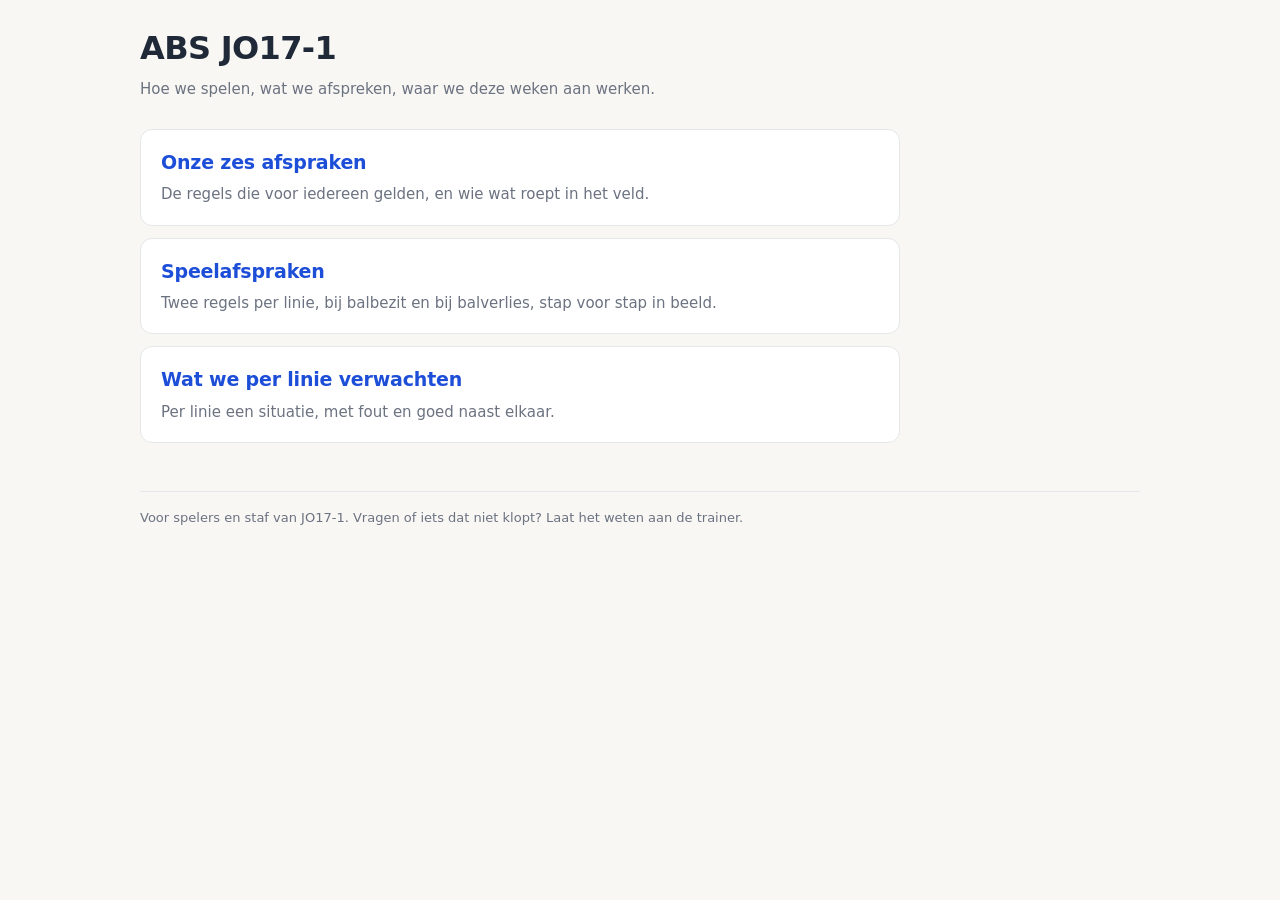
<file: index.html>
<!DOCTYPE html>
<html lang="nl">
<head>
<meta charset="utf-8">
<meta name="viewport" content="width=device-width, initial-scale=1">
<meta name="robots" content="noindex, nofollow">
<title>ABS JO17-1</title>
<link rel="stylesheet" href="assets/site.css">
</head>
<body>
<div class="wrap">
  <h1>ABS JO17-1</h1>
  <p class="sub">Hoe we spelen, wat we afspreken, waar we deze weken aan werken.</p>

  <div class="kaarten">
    <a class="kaart" href="teamafspraken.html">
      <h2>Onze zes afspraken</h2>
      <p>De regels die voor iedereen gelden, en wie wat roept in het veld.</p>
    </a>

    <a class="kaart" href="speelafspraken.html">
      <h2>Speelafspraken</h2>
      <p>Twee regels per linie, bij balbezit en bij balverlies, stap voor stap in beeld.</p>
    </a>

    <a class="kaart" href="per-linie.html">
      <h2>Wat we per linie verwachten</h2>
      <p>Per linie een situatie, met fout en goed naast elkaar.</p>
    </a>

    <!-- TIJDELIJK VERBORGEN
         Deze kaarten staan bewust uit. De pagina's zelf staan nog gewoon online en
         blijven bereikbaar voor wie de link heeft; alleen deze verwijzingen zijn weg.
         Terugzetten: haal de regel hierboven en de afsluiting onderaan dit blok weg.

    <a class="kaart" href="opstelling.html">
      <h2>Opstelling</h2>
      <p>Wie op welk rugnummer staat, in de 4-2-3-1.</p>
    </a>

    <a class="kaart" href="schaduwspel.html">
      <h2>Schaduwspel</h2>
      <p>Hoe het blok meeschuift met de bal, in drie delen van de training.</p>
    </a>

    <a class="kaart" href="standaardsituaties.html">
      <h2>Standaardsituaties</h2>
      <p>Corners, vrije trappen en inworpen: wie neemt hem en wie staat waar.</p>
    </a>

    <a class="kaart" href="trainingen.html">
      <h2>Trainingen</h2>
      <p>De vaste warming-up en de kernvorm waar we mee werken.</p>
    </a>

    <a class="kaart" href="weekthemas.html">
      <h2>Weekthema's</h2>
      <p>Het thema van deze week, en de weken die we al gehad hebben.</p>
    </a>

    -->
  </div>

  <footer>
    Voor spelers en staf van JO17-1. Vragen of iets dat niet klopt? Laat het weten aan de trainer.
  </footer>
</div>
</body>
</html>
</file>
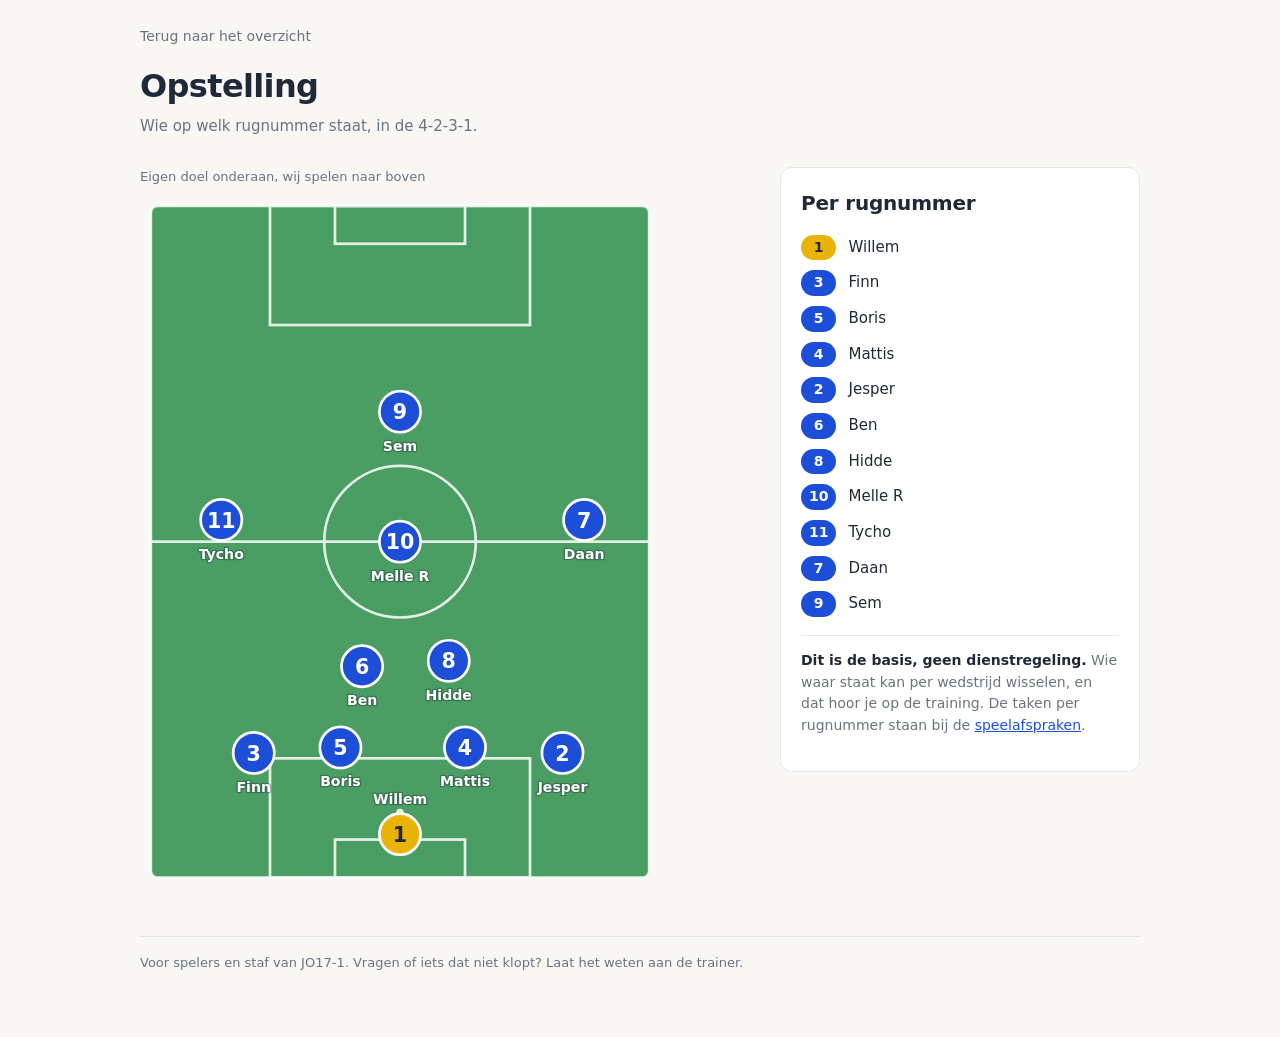
<file: opstelling.html>
<!DOCTYPE html>
<html lang="nl">
<head>
<meta charset="utf-8">
<meta name="viewport" content="width=device-width, initial-scale=1">
<meta name="robots" content="noindex, nofollow">
<title>Opstelling &middot; ABS JO17-1</title>
<link rel="stylesheet" href="assets/site.css">
</head>
<body>
<div class="wrap">
  <a class="terug" href="index.html">Terug naar het overzicht</a>
  <h1>Opstelling</h1>
  <p class="sub">Wie op welk rugnummer staat, in de 4-2-3-1.</p>

  <div class="veldlayout">
    <div>
      <p class="kop">Eigen doel onderaan, wij spelen naar boven</p>
      <div class="veldhouder">
        <svg viewBox="0 0 480 640" xmlns="http://www.w3.org/2000/svg" aria-label="Opstelling in de 4-2-3-1">
          <rect x="10" y="10" width="460" height="620" rx="6" fill="#4a9d63"/>
          <g stroke="#ffffff" stroke-width="2.5" fill="none" opacity=".85">
            <rect x="10" y="10" width="460" height="620" rx="6"/>
            <line x1="10" y1="320" x2="470" y2="320"/>
            <circle cx="240" cy="320" r="70"/>
            <rect x="120" y="520" width="240" height="110"/>
            <rect x="180" y="595" width="120" height="35"/>
            <rect x="120" y="10" width="240" height="110"/>
            <rect x="180" y="10" width="120" height="35"/>
          </g>
          <circle cx="240" cy="570" r="3.5" fill="#ffffff" opacity=".85"/>
          <g id="spelers"></g>
        </svg>
      </div>
    </div>

    <div class="taken">
      <h2>Per rugnummer</h2>
      <dl id="lijst"></dl>
      <p class="rest"><strong>Dit is de basis, geen dienstregeling.</strong> Wie waar staat kan per wedstrijd wisselen, en dat hoor je op de training. De taken per rugnummer staan bij de <a href="speelafspraken.html">speelafspraken</a>.</p>
    </div>
  </div>

  <footer>
    Voor spelers en staf van JO17-1. Vragen of iets dat niet klopt? Laat het weten aan de trainer.
  </footer>
</div>

<script>
// De basiself: rugnummer, naam en de plek op het veld.
// Coordinaten in een SVG-viewBox van 480 bij 640, eigen doel onderaan.
const opstelling = [
  {n:"1",  naam:"Willem",         t:"keeper", x:240, y:590},
  {n:"3",  naam:"Finn",           x:105, y:515},
  {n:"5",  naam:"Boris",          x:185, y:510},
  {n:"4",  naam:"Mattis",         x:300, y:510},
  {n:"2",  naam:"Jesper",         x:390, y:515},
  {n:"6",  naam:"Ben",            x:205, y:435},
  {n:"8",  naam:"Hidde",          x:285, y:430},
  {n:"10", naam:"Melle R",        x:240, y:320},
  {n:"11", naam:"Tycho",          x:75,  y:300},
  {n:"7",  naam:"Daan",           x:410, y:300},
  {n:"9",  naam:"Sem",            x:240, y:200}
];

const svgns = "http://www.w3.org/2000/svg";
const groep = document.getElementById("spelers");
const lijst = document.getElementById("lijst");

opstelling.forEach(sp=>{
  const g = document.createElementNS(svgns,"g");
  g.setAttribute("class","speler" + (sp.t==="keeper" ? " keeper" : ""));
  g.setAttribute("transform",`translate(${sp.x},${sp.y})`);
  const c = document.createElementNS(svgns,"circle");
  c.setAttribute("r",19);
  if(!sp.t) c.setAttribute("fill","#1d4ed8");
  g.appendChild(c);
  const t = document.createElementNS(svgns,"text");
  t.setAttribute("y",7);
  t.textContent = sp.n;
  g.appendChild(t);
  groep.appendChild(g);

  // de naam onder de speler, wit en vet zodat hij op het groen leesbaar blijft
  const naam = document.createElementNS(svgns,"text");
  naam.setAttribute("class","aanwijzing");
  naam.setAttribute("x",sp.x);
  // de keeper staat zo laag dat zijn naam eronder tegen de doellijn valt, die zetten we erboven
  naam.setAttribute("y",sp.y + (sp.t==="keeper" ? -28 : 36));
  naam.setAttribute("text-anchor","middle");
  naam.textContent = sp.naam;
  groep.appendChild(naam);

  const dt = document.createElement("dt");
  dt.textContent = sp.n;
  if(sp.t==="keeper") dt.className = "keeper";
  const dd = document.createElement("dd");
  dd.textContent = sp.naam;
  lijst.appendChild(dt);
  lijst.appendChild(dd);
});
</script>
</body>
</html>
</file>
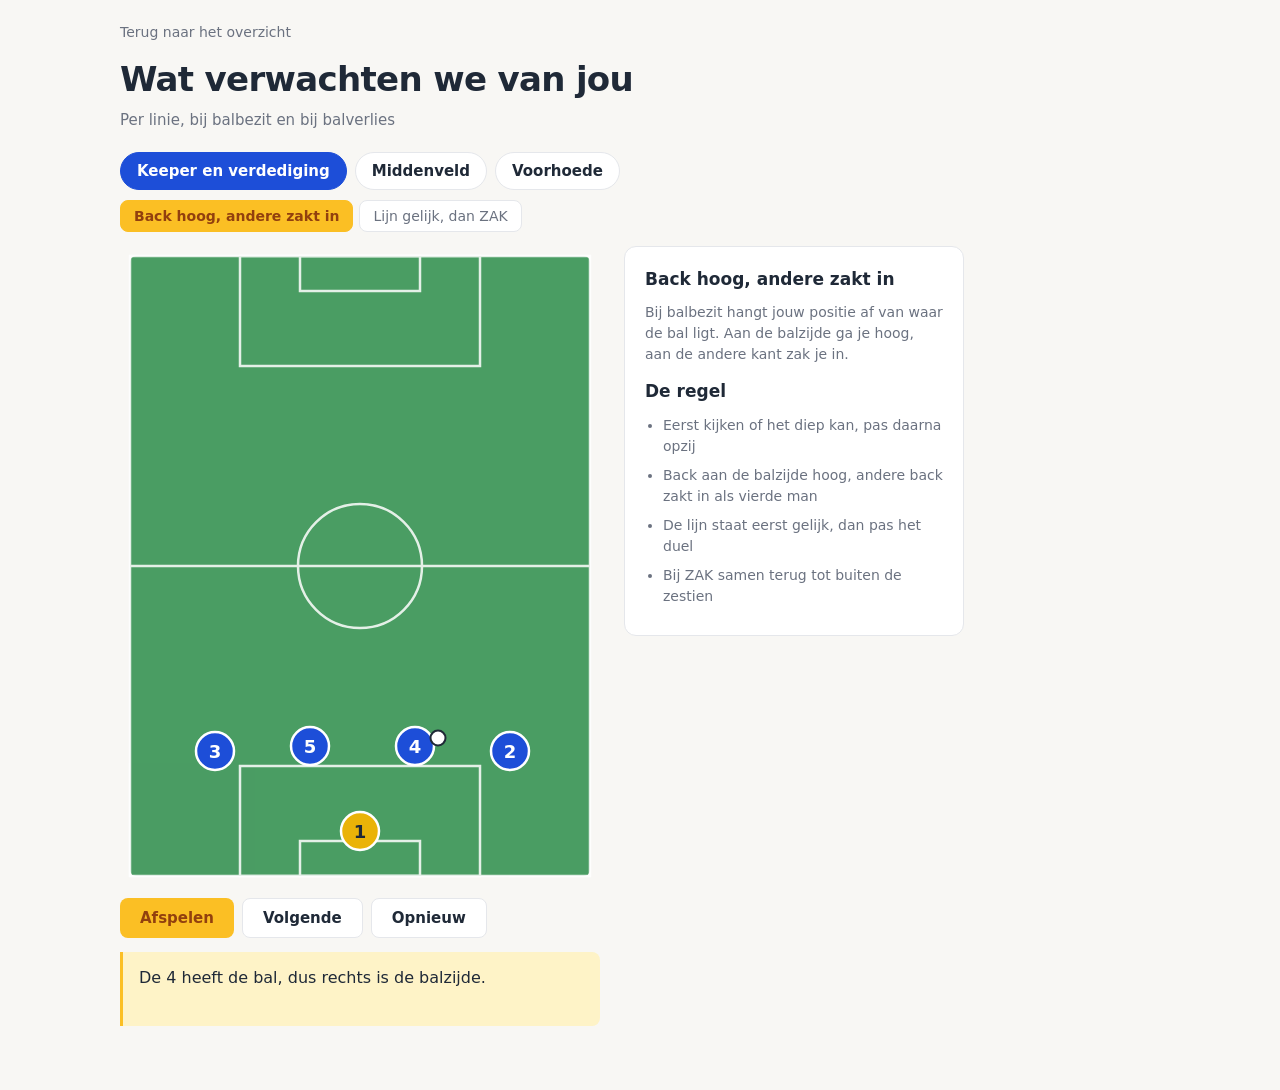
<file: per-linie.html>
<!DOCTYPE html>
<html lang="nl">
<head>
<meta charset="utf-8">
<meta name="viewport" content="width=device-width, initial-scale=1">
<meta name="robots" content="noindex, nofollow">
<title>Wat we per linie verwachten &middot; ABS JO17-1</title>
<style>
  :root{--papier:#f8f7f4;--paneel:#ffffff;--rand:#e5e7eb;--veld:#4a9d63;--tekst:#1f2937;--gedempt:#6b7280;--speler:#1d4ed8;--keeper:#eab308;--tegen:#9ca3af;--tegenstander:#9ca3af;--accent:#fbbf24;--accent-vlak:#fef3c7;--accent-tekst:#92400e;--goed:#16a34a;--goed-vlak:#dcfce7;--fout:#dc2626;--fout-vlak:#fee2e2}
  *{box-sizing:border-box}
  body{margin:0;padding:20px 16px 48px;background:var(--papier);color:var(--tekst);
    font-family:system-ui,-apple-system,"Segoe UI",Roboto,Helvetica,Arial,sans-serif;line-height:1.5}
  .wrap{max-width:1040px;margin:0 auto}
  h1{font-size:clamp(24px,5vw,34px);letter-spacing:-.02em;font-weight:800;margin:0 0 4px}
  .sub{color:var(--gedempt);font-size:15px;margin:0}
  .tabs{display:flex;gap:8px;margin:20px 0 10px;flex-wrap:wrap}
  .tab{background:var(--paneel);color:var(--tekst);border:1px solid var(--rand);
    border-radius:999px;padding:9px 16px;font-size:15px;font-weight:600;cursor:pointer;font-family:inherit}
  .tab[aria-selected="true"]{background:var(--speler);border-color:var(--speler);color:#fff}
  .sits{display:flex;gap:6px;margin-bottom:14px;flex-wrap:wrap}
  .sit{background:var(--paneel);color:var(--gedempt);border:1px solid var(--rand);
    border-radius:8px;padding:7px 13px;font-size:14px;cursor:pointer;font-family:inherit}
  .sit[aria-selected="true"]{color:var(--accent-tekst);background:var(--accent);border-color:var(--accent);font-weight:700}
  .tab:focus-visible,.sit:focus-visible,.knop:focus-visible{outline:3px solid var(--accent);outline-offset:2px}
  .layout{display:grid;grid-template-columns:minmax(0,480px) minmax(0,340px);gap:24px;align-items:start}
  @media (max-width:820px){.layout{grid-template-columns:1fr}}
  .veldhouder{max-width:480px}
  svg{width:100%;height:auto;display:block;border-radius:8px}
  .sp circle{stroke:#fff;stroke-width:2.5;fill:var(--speler)}
  .sp text{font-weight:700;font-size:18px;text-anchor:middle;fill:#fff}
  .sp.keeper circle{fill:var(--keeper)} .sp.keeper text{fill:#1f2937}
  .sp.tegen circle{fill:var(--tegen);stroke-opacity:.9}
  .sp{transition:transform .75s cubic-bezier(.4,0,.2,1),opacity .3s}
  .weg{opacity:0}
  #bal{transition:transform .6s cubic-bezier(.4,0,.2,1),opacity .3s}
  .bediening{display:flex;gap:8px;margin-top:12px;flex-wrap:wrap}
  .knop{background:var(--accent);color:var(--accent-tekst);border:0;border-radius:8px;padding:10px 20px;
    font-size:15px;font-weight:700;cursor:pointer;font-family:inherit}
  .knop.stil{background:var(--paneel);color:var(--tekst);border:1px solid var(--rand)}
  .bijschrift{margin-top:14px;padding:14px 16px;background:var(--accent-vlak);
    border-left:3px solid var(--accent);border-radius:0 8px 8px 0;font-size:16px;min-height:74px}
  .bijschrift.fout{background:var(--fout-vlak);border-color:var(--fout)}
  .bijschrift.goed{background:var(--goed-vlak);border-color:var(--goed)}
  .label{display:inline-block;font-size:12px;font-weight:800;letter-spacing:.06em;
    padding:2px 8px;border-radius:4px;margin-right:8px;vertical-align:2px}
  .label.fout{background:var(--fout);color:#fff} .label.goed{background:var(--goed);color:#fff}
  .uitleg{background:var(--paneel);border:1px solid var(--rand);border-radius:12px;padding:20px}
  .uitleg h2{font-size:17px;margin:0 0 10px}
  .uitleg p{font-size:14px;color:var(--gedempt);margin:0 0 14px}
  .uitleg ul{margin:0;padding-left:18px;font-size:14px;color:var(--gedempt)}
  .uitleg li{margin-bottom:8px}
  @media (prefers-reduced-motion:reduce){.sp,#bal{transition:none}}
</style>
</head>
<body>
<div class="wrap">
  <p style="margin:0 0 10px"><a href="index.html" style="color:#6b7280;font-size:14px;text-decoration:none">Terug naar het overzicht</a></p>
  <h1>Wat verwachten we van jou</h1>
  <p class="sub">Per linie, bij balbezit en bij balverlies</p>

  <div class="tabs" id="linietabs"></div>
  <div class="sits" id="sittabs"></div>

  <div class="layout">
    <div>
      <div class="veldhouder">
        <svg viewBox="0 0 480 640" xmlns="http://www.w3.org/2000/svg" aria-label="Veld">
          <defs>
            <marker id="pijl" viewBox="0 0 10 10" refX="9" refY="5" markerWidth="4.5" markerHeight="4.5" orient="auto-start-reverse">
              <path d="M0 0 L10 5 L0 10 z" fill="#fbbf24"/>
            </marker>
            <marker id="pijlwit" viewBox="0 0 10 10" refX="9" refY="5" markerWidth="4.5" markerHeight="4.5" orient="auto-start-reverse">
              <path d="M0 0 L10 5 L0 10 z" fill="#ffffff"/>
            </marker>
          </defs>
          <rect x="10" y="10" width="460" height="620" rx="6" fill="#4a9d63"/>
          <g stroke="#ffffff" stroke-width="2.5" fill="none" opacity=".85">
            <rect x="10" y="10" width="460" height="620"/>
            <line x1="10" y1="320" x2="470" y2="320"/><circle cx="240" cy="320" r="62"/>
            <rect x="120" y="520" width="240" height="110"/><rect x="180" y="595" width="120" height="35"/>
            <rect x="120" y="10" width="240" height="110"/><rect x="180" y="10" width="120" height="35"/>
          </g>
          <g id="pijlen"></g>
          <g id="spelers"></g>
          <circle id="bal" r="7.5" fill="#fff" stroke="#1f2937" stroke-width="2"/>
        </svg>
      </div>
      <div class="bediening">
        <button class="knop" id="afspelen" onclick="afspelen()">Afspelen</button>
        <button class="knop stil" onclick="volgende()">Volgende</button>
        <button class="knop stil" onclick="herstart()">Opnieuw</button>
      </div>
      <p class="bijschrift" id="bijschrift"></p>
    </div>
    <aside class="uitleg">
      <h2 id="sittitel"></h2>
      <p id="sittekst"></p>
      <h2>De regel</h2>
      <ul id="regels"></ul>
    </aside>
  </div>
</div>

<script>
const SLEUTELS = ["1","2","3","4","5","6","8","10","7","9","11","t1","t2","t3"];

const LINIES = [
{
 naam:"Keeper en verdediging",
 regels:["Eerst kijken of het diep kan, pas daarna opzij","Back aan de balzijde hoog, andere back zakt in als vierde man","De lijn staat eerst gelijk, dan pas het duel","Bij ZAK samen terug tot buiten de zestien"],
 situaties:[
  {naam:"Back hoog, andere zakt in", tekst:"Bij balbezit hangt jouw positie af van waar de bal ligt. Aan de balzijde ga je hoog, aan de andere kant zak je in.",
   stappen:[
    {t:"De 4 heeft de bal, dus rechts is de balzijde.", sp:{"1":[240,585],"3":[95,505],"5":[190,500],"4":[295,500],"2":[390,505]}, bal:[318,492]},
    {t:"De 2 komt hoog aan de balzijde, de 3 zakt in als vierde man.", sp:{"1":[240,585],"3":[150,518],"5":[190,500],"4":[295,500],"2":[405,400]}, bal:[318,492],
     loop:[[390,505,405,412],[95,505,148,516]]},
    {t:"Nu is de 2 aanspeelbaar op de flank en staan we achterin met drie.", sp:{"1":[240,585],"3":[150,518],"5":[190,500],"4":[295,500],"2":[405,400]}, bal:[428,392], pass:[[318,492,420,405]]}
   ]},
  {naam:"Lijn gelijk, dan ZAK", tekst:"Bij balverlies is de eerste vraag niet wie het duel ingaat, maar of de lijn staat.",
   stappen:[
    {t:"Zo staat de lijn niet gelijk. Er is altijd iemand te laat, en daar valt het gat.", oordeel:"fout",
     sp:{"1":[240,585],"3":[120,470],"5":[200,512],"4":[290,455],"2":[370,500]}, teg:[[280,380]], bal:[302,372]},
    {t:"Eerst samen gelijk staan, dan pas het duel.", oordeel:"goed",
     sp:{"1":[240,585],"3":[120,500],"5":[200,500],"4":[290,500],"2":[370,500]}, teg:[[280,380]], bal:[302,372],
     loop:[[120,470,120,492],[290,455,290,492]]},
    {t:"De centrale verdediger roept ZAK. We zakken samen tot buiten de zestien en houden de lijn gelijk.",
     sp:{"1":[240,590],"3":[125,545],"5":[205,545],"4":[285,545],"2":[365,545]}, teg:[[280,450]], bal:[302,442],
     loop:[[120,500,120,536],[200,500,204,536],[290,500,286,536],[370,500,366,536]]}
   ]}
 ]},
{
 naam:"Middenveld",
 regels:["De 6 is altijd aanspeelbaar achter de bal","De 8 loopt door, de 10 zoekt tussen de linies","De 6 blijft voor de verdediging en gaat niet mee naar de flank","De 8 en de 10 keren terug in de rug van de bal"],
 situaties:[
  {naam:"Aanspeelbaar achter de bal", tekst:"Achter de bal betekent aan de kant van ons eigen doel, dus dichter bij de keeper dan de bal is. Niet in de rug van de speler die de bal heeft.",
   stappen:[
    {t:"De 6 staat vóór de bal en in de schaduw van een tegenstander. De 5 kan hem niet kwijt.", oordeel:"fout",
     sp:{"5":[190,500],"6":[230,390],"4":[295,500]}, teg:[[235,443]], bal:[212,490]},
    {t:"De 6 zakt in tot achter de bal. Nu is er altijd een uitweg.", oordeel:"goed",
     sp:{"5":[190,500],"6":[255,470],"4":[295,500]}, teg:[[235,415]], bal:[212,490],
     loop:[[230,390,252,458]], pass:[[212,490,248,478]]},
    {t:"En vanuit daar legt hij de bal in één keer naar de andere kant.",
     sp:{"5":[190,500],"6":[255,470],"4":[295,500],"2":[400,420]}, teg:[[235,415]], bal:[277,462], pass:[[277,462,392,428]]}
   ]},
  {naam:"De 8 door, de 10 tussen de linies", tekst:"Zodra de bal het middenveld haalt, gaan jullie niet allebei hetzelfde doen.",
   stappen:[
    {t:"De bal komt bij de 6, hun middenveld staat ervoor.", sp:{"6":[240,450],"8":[300,415],"10":[240,320]}, teg:[[180,275],[300,275]], bal:[262,442]},
    {t:"De 8 loopt door langs hun middenveld, de 10 zoekt de ruimte tussen de linies.",
     sp:{"6":[240,450],"8":[315,330],"10":[248,285]}, teg:[[180,275],[300,275]], bal:[262,442],
     loop:[[300,415,313,342],[240,320,247,297]]},
    {t:"De 6 blijft staan waar hij stond. Als hij meeloopt, dan ligt de ruimte voor onze verdediging open.",
     sp:{"6":[240,450],"8":[315,330],"10":[248,285]}, teg:[[180,275],[300,275]], bal:[270,297], pass:[[262,442,258,295]]}
   ]},
  {naam:"Terug in de rug van de bal", tekst:"Bij balverlies is de vraag simpel: sta jij tussen de bal en ons doel, of erachter?",
   stappen:[
    {t:"De 8 en de 10 staan vóór de bal, dus ze doen niet meer mee aan het verdedigen.", oordeel:"fout",
     sp:{"8":[330,255],"10":[215,250],"6":[245,440]}, teg:[[300,310]], bal:[322,302]},
    {t:"Ze keren terug aan de goede kant van de bal, tussen de bal en ons doel.", oordeel:"goed",
     sp:{"8":[300,385],"10":[235,370],"6":[245,440]}, teg:[[300,310]], bal:[322,302],
     loop:[[330,255,302,367],[215,250,233,352]]},
    {t:"De 6 blijft voor de verdediging staan en gaat niet mee naar de flank.",
     sp:{"8":[300,385],"10":[235,370],"6":[245,440]}, teg:[[350,360]], bal:[372,352]}
   ]}
 ]},
{
 naam:"Voorhoede",
 regels:["De 9 en de 10 wisselen kort en diep af","De winger aan de balzijde loopt in de rug van de back","De winger aan de andere kant blijft breed","Bij balverlies eerst knijpen naar binnen, niet op de bal"],
 situaties:[
  {naam:"In de rug van de back", tekst:"De rug van de back is de ruimte achter hem, waar hij niet kan kijken. Hij kijkt naar de bal, dus alles achter hem ziet hij niet.",
   stappen:[
    {t:"De 7 staat breed en hoog en trekt hun back mee naar buiten.",
     sp:{"8":[280,400],"7":[420,320]}, teg:[[405,245]], bal:[302,392]},
    {t:"Recht vooruit langs de zijlijn blijft hij gewoon in het zicht van de back.", oordeel:"fout",
     sp:{"8":[280,400],"7":[420,195]}, teg:[[405,245]], bal:[302,392], loop:[[420,320,420,215]]},
    {t:"Naar binnen en naar voren, diagonaal langs zijn rug. Dan moet de back kiezen.", oordeel:"goed",
     sp:{"8":[280,400],"7":[345,175]}, teg:[[405,245]], bal:[302,392], loop:[[420,320,352,190]]},
    {t:"Hij kan niet tegelijk de bal volgen en zich omdraaien.",
     sp:{"8":[280,400],"7":[345,175]}, teg:[[405,245]], bal:[367,167], pass:[[302,392,358,182]]}
   ]},
  {naam:"Kort en diep afwisselen", tekst:"De 9 en de 10 doen nooit tegelijk hetzelfde. Eén komt de bal tegemoet, de ander loopt weg.",
   stappen:[
    {t:"Allebei stilstaan. De 4 heeft de bal maar geen enkele optie.", oordeel:"fout",
     sp:{"4":[295,500],"9":[240,215],"10":[240,320]}, teg:[[200,265],[290,265]], bal:[318,492]},
    {t:"Allebei kort komen is net zo goed fout. Dan staat er niemand achter hun verdediging.", oordeel:"fout",
     sp:{"4":[295,500],"9":[255,300],"10":[235,340]}, teg:[[200,265],[290,265]], bal:[318,492]},
    {t:"Eén komt, één gaat. Nu is er altijd een korte en een diepe optie.", oordeel:"goed",
     sp:{"4":[295,500],"9":[268,140],"10":[240,300]}, teg:[[200,265],[290,265]], bal:[318,492],
     loop:[[255,300,265,160]], pass:[[318,492,290,140],[318,492,262,308]]}
   ]},
  {naam:"Knijpen naar binnen", tekst:"Bij balverlies is jouw eerste actie naar binnen, niet naar de bal. Samen met de 9 en de 10 sluit je het midden.",
   stappen:[
    {t:"Iedereen rent naar de bal. Het midden ligt open en ze spelen er zo doorheen.", oordeel:"fout",
     sp:{"7":[380,285],"11":[85,290],"9":[300,255]}, teg:[[330,280],[180,320]], bal:[352,272]},
    {t:"Eerst knijpen naar binnen. De bal mag even, het midden niet.", oordeel:"goed",
     sp:{"7":[320,315],"11":[170,320],"9":[250,290]}, teg:[[330,280],[180,320]], bal:[352,272],
     loop:[[380,285,326,307],[85,290,163,315],[300,255,256,282]]},
    {t:"Pas als het midden dicht is, gaan we op de bal.",
     sp:{"7":[320,315],"11":[170,320],"9":[280,275]}, teg:[[330,280],[180,320]], bal:[352,272]}
   ]}
 ]}
];

let li=0, si=0, st=0, timer=null;

function bouwSpelers(){
  const g = document.getElementById("spelers");
  g.innerHTML = SLEUTELS.map(k=>{
    const tegen = k.startsWith("t");
    return `<g class="sp weg${k==="1"?" keeper":""}${tegen?" tegen":""}" id="s-${k}">
      <circle r="${tegen?15:19}"></circle>${tegen?"":`<text y="7">${k}</text>`}</g>`;
  }).join("");
}

function teken(){
  const sit = LINIES[li].situaties[si], s = sit.stappen[st];
  const aanwezig = {};
  Object.entries(s.sp||{}).forEach(([k,p])=> aanwezig[k]=p);
  (s.teg||[]).forEach((p,i)=> aanwezig["t"+(i+1)]=p);

  SLEUTELS.forEach(k=>{
    const el = document.getElementById("s-"+k);
    if(aanwezig[k]){ el.classList.remove("weg"); el.setAttribute("transform",`translate(${aanwezig[k][0]},${aanwezig[k][1]})`); }
    else el.classList.add("weg");
  });

  const bal = document.getElementById("bal");
  if(s.bal){ bal.style.opacity=1; bal.setAttribute("transform",`translate(${s.bal[0]},${s.bal[1]})`); }
  else bal.style.opacity=0;

  document.getElementById("pijlen").innerHTML =
    (s.loop||[]).map(l=>`<line x1="${l[0]}" y1="${l[1]}" x2="${l[2]}" y2="${l[3]}" stroke="#fbbf24" stroke-width="4" marker-end="url(#pijl)"/>`).join("") +
    (s.pass||[]).map(l=>`<line x1="${l[0]}" y1="${l[1]}" x2="${l[2]}" y2="${l[3]}" stroke="#fff" stroke-width="3" stroke-dasharray="9 7" marker-end="url(#pijlwit)"/>`).join("");

  const b = document.getElementById("bijschrift");
  b.className = "bijschrift" + (s.oordeel ? " "+s.oordeel : "");
  b.innerHTML = (s.oordeel ? `<span class="label ${s.oordeel}">${s.oordeel==="fout"?"FOUT":"GOED"}</span>` : "") + s.t;
}

function volgende(){ st = (st+1) % LINIES[li].situaties[si].stappen.length; teken(); }
function herstart(){ stop(); st=0; teken(); }
function afspelen(){
  stop();
  const k = document.getElementById("afspelen");
  k.textContent="Pauze"; k.onclick=stop;
  const tik=()=>{ volgende(); timer=setTimeout(tik,3000); };
  timer=setTimeout(tik,400);
}
function stop(){ if(timer) clearTimeout(timer); timer=null;
  const k=document.getElementById("afspelen"); k.textContent="Afspelen"; k.onclick=afspelen; }

function kiesSituatie(i){
  stop(); si=i; st=0;
  document.querySelectorAll(".sit").forEach((b,k)=> b.setAttribute("aria-selected", k===i));
  const sit = LINIES[li].situaties[i];
  document.getElementById("sittitel").textContent = sit.naam;
  document.getElementById("sittekst").textContent = sit.tekst;
  teken();
}

function kiesLinie(i){
  stop(); li=i;
  document.querySelectorAll(".tab").forEach((b,k)=> b.setAttribute("aria-selected", k===i));
  document.getElementById("sittabs").innerHTML = LINIES[i].situaties
    .map((s,k)=>`<button class="sit" onclick="kiesSituatie(${k})">${s.naam}</button>`).join("");
  document.getElementById("regels").innerHTML = LINIES[i].regels.map(r=>`<li>${r}</li>`).join("");
  kiesSituatie(0);
}

document.getElementById("linietabs").innerHTML = LINIES
  .map((l,k)=>`<button class="tab" onclick="kiesLinie(${k})">${l.naam}</button>`).join("");
bouwSpelers();
kiesLinie(0);
</script>
</body>
</html>
</file>
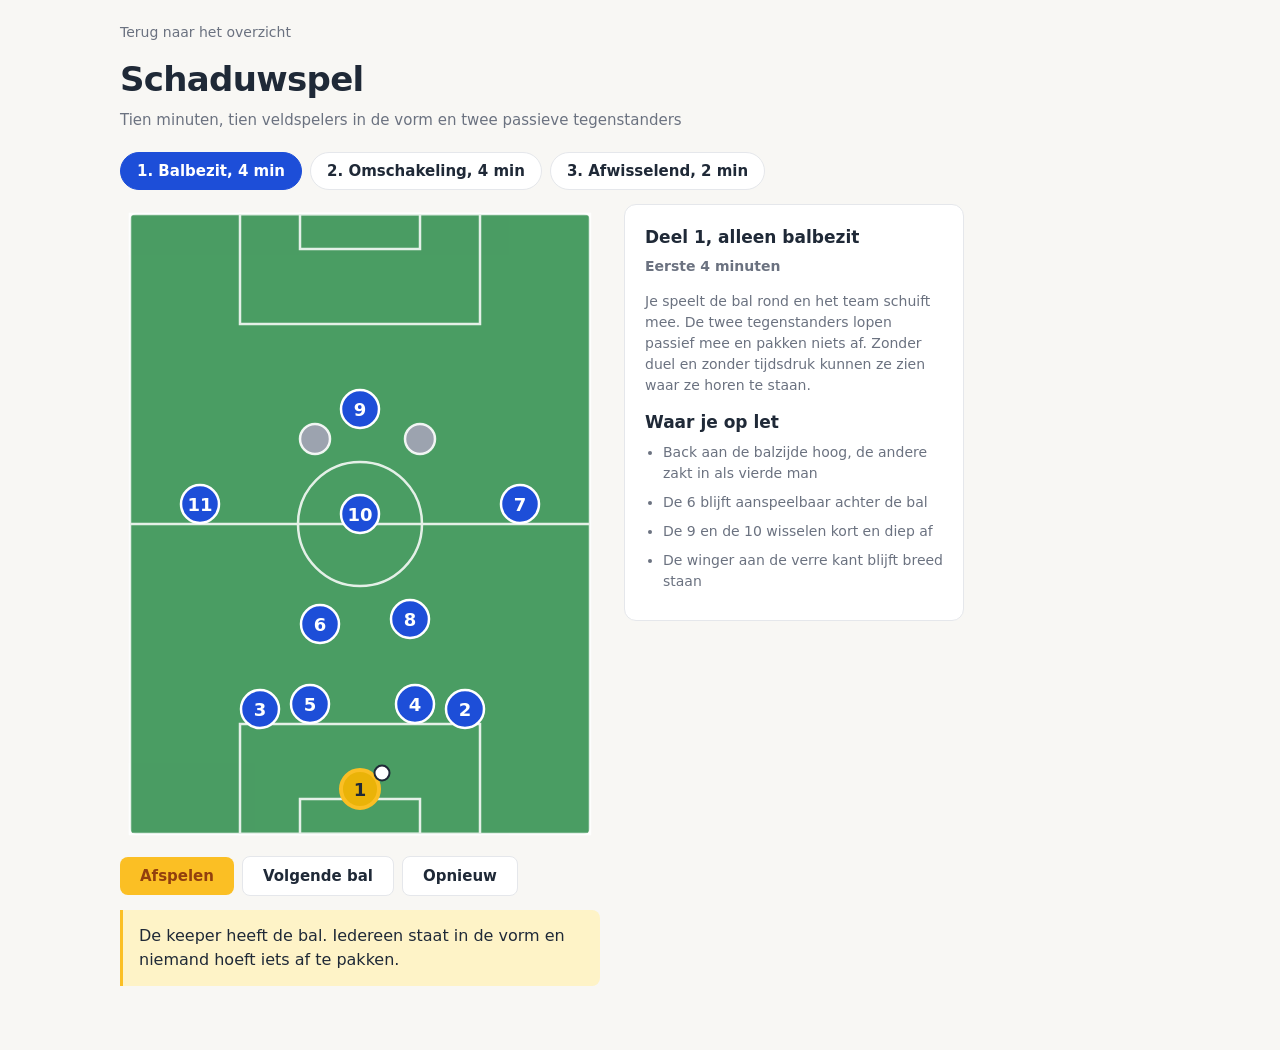
<file: schaduwspel.html>
<!DOCTYPE html>
<html lang="nl">
<head>
<meta charset="utf-8">
<meta name="viewport" content="width=device-width, initial-scale=1">
<meta name="robots" content="noindex, nofollow">
<title>Schaduwspel &middot; ABS JO17-1</title>
<style>
  :root{--papier:#f8f7f4;--paneel:#ffffff;--rand:#e5e7eb;--veld:#4a9d63;--tekst:#1f2937;--gedempt:#6b7280;--speler:#1d4ed8;--keeper:#eab308;--tegen:#9ca3af;--tegenstander:#9ca3af;--accent:#fbbf24;--accent-vlak:#fef3c7;--accent-tekst:#92400e;--goed:#16a34a;--goed-vlak:#dcfce7;--fout:#dc2626;--fout-vlak:#fee2e2}
  *{box-sizing:border-box}
  body{margin:0;padding:20px 16px 48px;background:var(--papier);color:var(--tekst);
    font-family:system-ui,-apple-system,"Segoe UI",Roboto,Helvetica,Arial,sans-serif;line-height:1.5}
  .wrap{max-width:1040px;margin:0 auto}
  h1{font-size:clamp(24px,5vw,34px);letter-spacing:-.02em;font-weight:800;margin:0 0 4px}
  .sub{color:var(--gedempt);font-size:15px;margin:0}
  .tabs{display:flex;gap:8px;margin:20px 0 14px;flex-wrap:wrap}
  .tab{background:var(--paneel);color:var(--tekst);border:1px solid var(--rand);
    border-radius:999px;padding:9px 16px;font-size:15px;font-weight:600;cursor:pointer;font-family:inherit}
  .tab[aria-selected="true"]{background:var(--speler);border-color:var(--speler);color:#fff}
  .tab:focus-visible,.knop:focus-visible{outline:3px solid var(--accent);outline-offset:2px}
  .layout{display:grid;grid-template-columns:minmax(0,480px) minmax(0,340px);gap:24px;align-items:start}
  @media (max-width:820px){.layout{grid-template-columns:1fr}}
  .veldhouder{max-width:480px}
  svg{width:100%;height:auto;display:block;border-radius:8px}
  .speler circle{stroke:#fff;stroke-width:2.5;fill:var(--speler)}
  .speler text{font-weight:700;font-size:18px;text-anchor:middle;fill:#fff}
  .speler.keeper circle{fill:var(--keeper)} .speler.keeper text{fill:#1f2937}
  .speler.tegen circle{fill:var(--tegen);stroke-opacity:.9}
  .speler.aanbal circle{stroke:var(--accent);stroke-width:4}
  .beweegt{transition:transform .8s cubic-bezier(.4,0,.2,1)}
  #bal{transition:transform .6s cubic-bezier(.4,0,.2,1)}
  .bediening{display:flex;gap:8px;align-items:center;margin-top:12px;flex-wrap:wrap}
  .knop{background:var(--accent);color:var(--accent-tekst);border:0;border-radius:8px;padding:10px 20px;
    font-size:15px;font-weight:700;cursor:pointer;font-family:inherit}
  .knop.stil{background:var(--paneel);color:var(--tekst);border:1px solid var(--rand)}
  .bijschrift{margin-top:14px;padding:14px 16px;background:var(--accent-vlak);
    border-left:3px solid var(--accent);border-radius:0 8px 8px 0;font-size:16px;min-height:72px}
  .uitleg{background:var(--paneel);border:1px solid var(--rand);border-radius:12px;padding:20px}
  .uitleg h2{font-size:17px;margin:0 0 6px}
  .uitleg p{font-size:14px;color:var(--gedempt);margin:0 0 14px}
  .uitleg ul{margin:0;padding-left:18px;font-size:14px;color:var(--gedempt)}
  .uitleg li{margin-bottom:8px}
  .duur{font-size:13px;color:var(--accent);font-weight:700;margin:0 0 12px}
  @media (prefers-reduced-motion:reduce){.beweegt,#bal{transition:none}}
</style>
</head>
<body>
<div class="wrap">
  <p style="margin:0 0 10px"><a href="index.html" style="color:#6b7280;font-size:14px;text-decoration:none">Terug naar het overzicht</a></p>
  <h1>Schaduwspel</h1>
  <p class="sub">Tien minuten, tien veldspelers in de vorm en twee passieve tegenstanders</p>

  <div class="tabs" role="tablist">
    <button class="tab" role="tab" aria-selected="true" onclick="kiesDeel(0)">1. Balbezit, 4 min</button>
    <button class="tab" role="tab" aria-selected="false" onclick="kiesDeel(1)">2. Omschakeling, 4 min</button>
    <button class="tab" role="tab" aria-selected="false" onclick="kiesDeel(2)">3. Afwisselend, 2 min</button>
  </div>

  <div class="layout">
    <div>
      <div class="veldhouder">
        <svg viewBox="0 0 480 640" xmlns="http://www.w3.org/2000/svg" aria-label="Schaduwspel">
          <rect x="10" y="10" width="460" height="620" rx="6" fill="#4a9d63"/>
          <g stroke="#ffffff" stroke-width="2.5" fill="none" opacity=".85">
            <rect x="10" y="10" width="460" height="620"/>
            <line x1="10" y1="320" x2="470" y2="320"/>
            <circle cx="240" cy="320" r="62"/>
            <rect x="120" y="520" width="240" height="110"/><rect x="180" y="595" width="120" height="35"/>
            <rect x="120" y="10" width="240" height="110"/><rect x="180" y="10" width="120" height="35"/>
          </g>
          <g id="spelers"></g>
          <circle id="bal" cx="0" cy="0" r="7.5" fill="#fff" stroke="#1f2937" stroke-width="2"/>
        </svg>
      </div>
      <div class="bediening">
        <button class="knop" id="afspelen" onclick="afspelen()">Afspelen</button>
        <button class="knop stil" onclick="volgende()">Volgende bal</button>
        <button class="knop stil" onclick="herstart()">Opnieuw</button>
      </div>
      <p class="bijschrift" id="bijschrift"></p>
    </div>

    <aside class="uitleg">
      <h2 id="deeltitel"></h2>
      <p class="duur" id="deelduur"></p>
      <p id="deeluitleg"></p>
      <h2>Waar je op let</h2>
      <ul id="coachpunten"></ul>
    </aside>
  </div>
</div>

<script>
const LINIE = {"2":"achter","3":"achter","4":"achter","5":"achter","6":"midden","8":"midden","10":"midden","7":"voor","11":"voor","9":"voor"};

const BASIS = {
  balbezit:{ "1":[240,585],"3":[95,505],"5":[190,500],"4":[295,500],"2":[390,505],
             "6":[200,420],"8":[290,415],"11":[80,300],"10":[240,310],"7":[400,300],"9":[240,205] },
  balverlies:{ "1":[240,595],"3":[140,505],"5":[210,500],"4":[285,500],"2":[355,505],
               "6":[245,430],"8":[300,395],"11":[160,330],"10":[210,385],"7":[320,330],"9":[245,290] }
};

const DELEN = [
 { titel:"Deel 1, alleen balbezit", duur:"Eerste 4 minuten",
   uitleg:"Je speelt de bal rond en het team schuift mee. De twee tegenstanders lopen passief mee en pakken niets af. Zonder duel en zonder tijdsdruk kunnen ze zien waar ze horen te staan.",
   punten:["Back aan de balzijde hoog, de andere zakt in als vierde man","De 6 blijft aanspeelbaar achter de bal","De 9 en de 10 wisselen kort en diep af","De winger aan de verre kant blijft breed staan"],
   tegen:[[195,235],[300,235]],
   stappen:[
     {c:"1",  t:"De keeper heeft de bal. Iedereen staat in de vorm en niemand hoeft iets af te pakken."},
     {c:"5",  t:"De bal gaat naar links. Kijk of de 3 hoog komt en de 2 naar binnen zakt."},
     {c:"3",  t:"Links is nu de balzijde. De 11 houdt breedte, de 7 knijpt in aan de verre kant."},
     {c:"6",  t:"De 6 is aanspeelbaar achter de bal, dat is zijn vaste taak in balbezit."},
     {c:"4",  t:"De bal wisselt van kant. Iedereen schuift mee, ook wie ver van de bal staat."},
     {c:"2",  t:"Rechts is nu de balzijde. De 2 staat hoog, de 3 zakt in als vierde man."},
     {c:"8",  t:"De 8 loopt door zodra de bal het middenveld haalt."},
     {c:"10", t:"De 10 komt tussen de linies, de 9 loopt op datzelfde moment weg. Nooit allebei hetzelfde."}
   ]},
 { titel:"Deel 2, omschakeling", duur:"Volgende 4 minuten",
   uitleg:"Op jouw teken speel je de bal naar de twee tegenstanders. Vanaf dat moment draait alles om. Dit moment kun je hier kiezen, in een wedstrijd overkomt het ze.",
   punten:["Voorhoede knijpt eerst naar binnen, niet meteen op de bal","De 8 en de 10 keren terug in de rug van de bal","De 6 blijft voor de verdediging staan","De centrale verdediger roept ZAK, de lijn blijft gelijk"],
   stappen:[
     {c:"6", m:"balbezit", tegen:[[195,235],[300,235]], t:"Wij hebben de bal nog. Let op wie er in de vorm staat op het moment dat het misgaat."},
     {c:"o1", m:"balverlies", tegen:[[300,270],[195,240]], t:"Balverlies. Vanaf dit moment telt alleen nog wat we samen doen."},
     {c:"o1", m:"balverlies", tegen:[[320,330],[210,290]], t:"De voorhoede knijpt naar binnen en sluit het midden. Niet meteen op de bal duiken."},
     {c:"o1", m:"balverlies", tegen:[[315,395],[230,350]], t:"De 8 en de 10 keren terug aan de goede kant van de bal, de 6 blijft voor de verdediging staan."},
     {c:"o1", m:"balverlies", tegen:[[300,455],[245,410]], t:"ZAK. De lijn blijft gelijk en we zakken samen tot buiten de zestien, pas dan het duel."}
   ]},
 { titel:"Deel 3, afwisselend", duur:"Laatste 2 minuten",
   uitleg:"Nu wissel je zonder aankondiging. Ze weten niet wanneer de bal weggaat, dus ze moeten blijven kijken. Dit is het deel dat het dichtst bij zaterdag komt.",
   punten:["Reageren ze op de bal of op elkaar?","Wie roept er, en roept diegene op tijd?","Staat de lijn gelijk voordat iemand het duel ingaat?"],
   stappen:[
     {c:"5",  m:"balbezit", tegen:[[195,235],[300,235]], t:"Rustig rondspelen, ze verwachten nog niets."},
     {c:"8",  m:"balbezit", tegen:[[195,235],[300,235]], t:"De bal komt op het middenveld, het blok schuift op."},
     {c:"o1", m:"balverlies", tegen:[[290,300],[200,260]], t:"Zonder aankondiging weg. Wie roept er als eerste?"},
     {c:"o1", m:"balverlies", tegen:[[290,400],[220,350]], t:"Samen zakken, en niemand die alleen naar de bal toe rent."},
     {c:"3",  m:"balbezit", tegen:[[195,235],[300,235]], t:"Bal weer terug bij ons. Staan ze meteen weer goed in balbezit?"}
   ]}
];

let deel=0, stap=0, timer=null;

function klem(v,a,b){ return Math.max(a,Math.min(b,v)); }

function berekenPosities(modus, bx, by){
  const basis = BASIS[modus], uit = {};
  for(const [n,[x,y]] of Object.entries(basis)){
    if(n==="1"){ uit[n]=[240+(bx-240)*0.12, y]; continue; }
    const l = LINIE[n];
    let f = modus==="balbezit" ? {achter:.30,midden:.40,voor:.40}[l] : {achter:.35,midden:.45,voor:.45}[l];
    if(n==="7"||n==="11"){ const balzijde=(n==="7"&&bx>240)||(n==="11"&&bx<240); f = balzijde?.50:.15; }
    let nx = x + (bx-240)*f, ny = y;
    if(modus==="balbezit"){
      if(n==="2"){ if(bx>240) ny-=70; else nx-=45; }
      if(n==="3"){ if(bx<240) ny-=70; else nx+=45; }
    } else {
      ny = y + Math.max(0,(by-280))*0.32;
    }
    uit[n]=[klem(nx,32,448), klem(ny,55,605)];
  }
  return uit;
}

function teken(){
  const d = DELEN[deel], st = d.stappen[stap];
  const modus = st.m || "balbezit";
  const tegen = st.tegen || d.tegen || [[195,235],[300,235]];

  let bx, by;
  if(st.c === "o1"){ [bx,by] = tegen[0]; }
  else { const b = BASIS[modus][st.c]; bx=b[0]; by=b[1]; }

  const pos = berekenPosities(modus, bx, by);
  const balBij = st.c === "o1" ? tegen[0] : pos[st.c];

  const g = document.getElementById("spelers");
  if(!g.dataset.gevuld){
    let html = "";
    Object.keys(BASIS.balbezit).forEach(n=>{
      html += `<g class="speler beweegt${n==="1"?" keeper":""}" id="sp-${n}"><circle r="19"></circle><text y="7">${n}</text></g>`;
    });
    html += `<g class="speler tegen beweegt" id="sp-o1"><circle r="15"></circle></g>`;
    html += `<g class="speler tegen beweegt" id="sp-o2"><circle r="15"></circle></g>`;
    g.innerHTML = html;
    g.dataset.gevuld = "1";
  }

  Object.entries(pos).forEach(([n,p])=>{
    const el = document.getElementById("sp-"+n);
    el.setAttribute("transform",`translate(${p[0]},${p[1]})`);
    el.classList.toggle("aanbal", n===st.c);
  });
  document.getElementById("sp-o1").setAttribute("transform",`translate(${tegen[0][0]},${tegen[0][1]})`);
  document.getElementById("sp-o2").setAttribute("transform",`translate(${tegen[1][0]},${tegen[1][1]})`);
  document.getElementById("sp-o1").classList.toggle("aanbal", st.c==="o1");

  document.getElementById("bal").setAttribute("transform",`translate(${balBij[0]+22},${balBij[1]-16})`);
  document.getElementById("bijschrift").textContent = st.t;
}

function volgende(){
  const d = DELEN[deel];
  stap = (stap+1) % d.stappen.length;
  teken();
}

function afspelen(){
  stop();
  document.getElementById("afspelen").textContent = "Pauze";
  document.getElementById("afspelen").onclick = stop;
  const tik = ()=>{ volgende(); timer = setTimeout(tik, 2800); };
  timer = setTimeout(tik, 400);
}

function stop(){
  if(timer) clearTimeout(timer);
  timer = null;
  const k = document.getElementById("afspelen");
  k.textContent = "Afspelen"; k.onclick = afspelen;
}

function herstart(){ stop(); stap = 0; teken(); }

function kiesDeel(i){
  stop(); deel = i; stap = 0;
  document.querySelectorAll(".tab").forEach((t,k)=> t.setAttribute("aria-selected", k===i));
  const d = DELEN[i];
  document.getElementById("deeltitel").textContent = d.titel;
  document.getElementById("deelduur").textContent = d.duur;
  document.getElementById("deeluitleg").textContent = d.uitleg;
  document.getElementById("coachpunten").innerHTML = d.punten.map(p=>`<li>${p}</li>`).join("");
  teken();
}

kiesDeel(0);
</script>
</body>
</html>
</file>
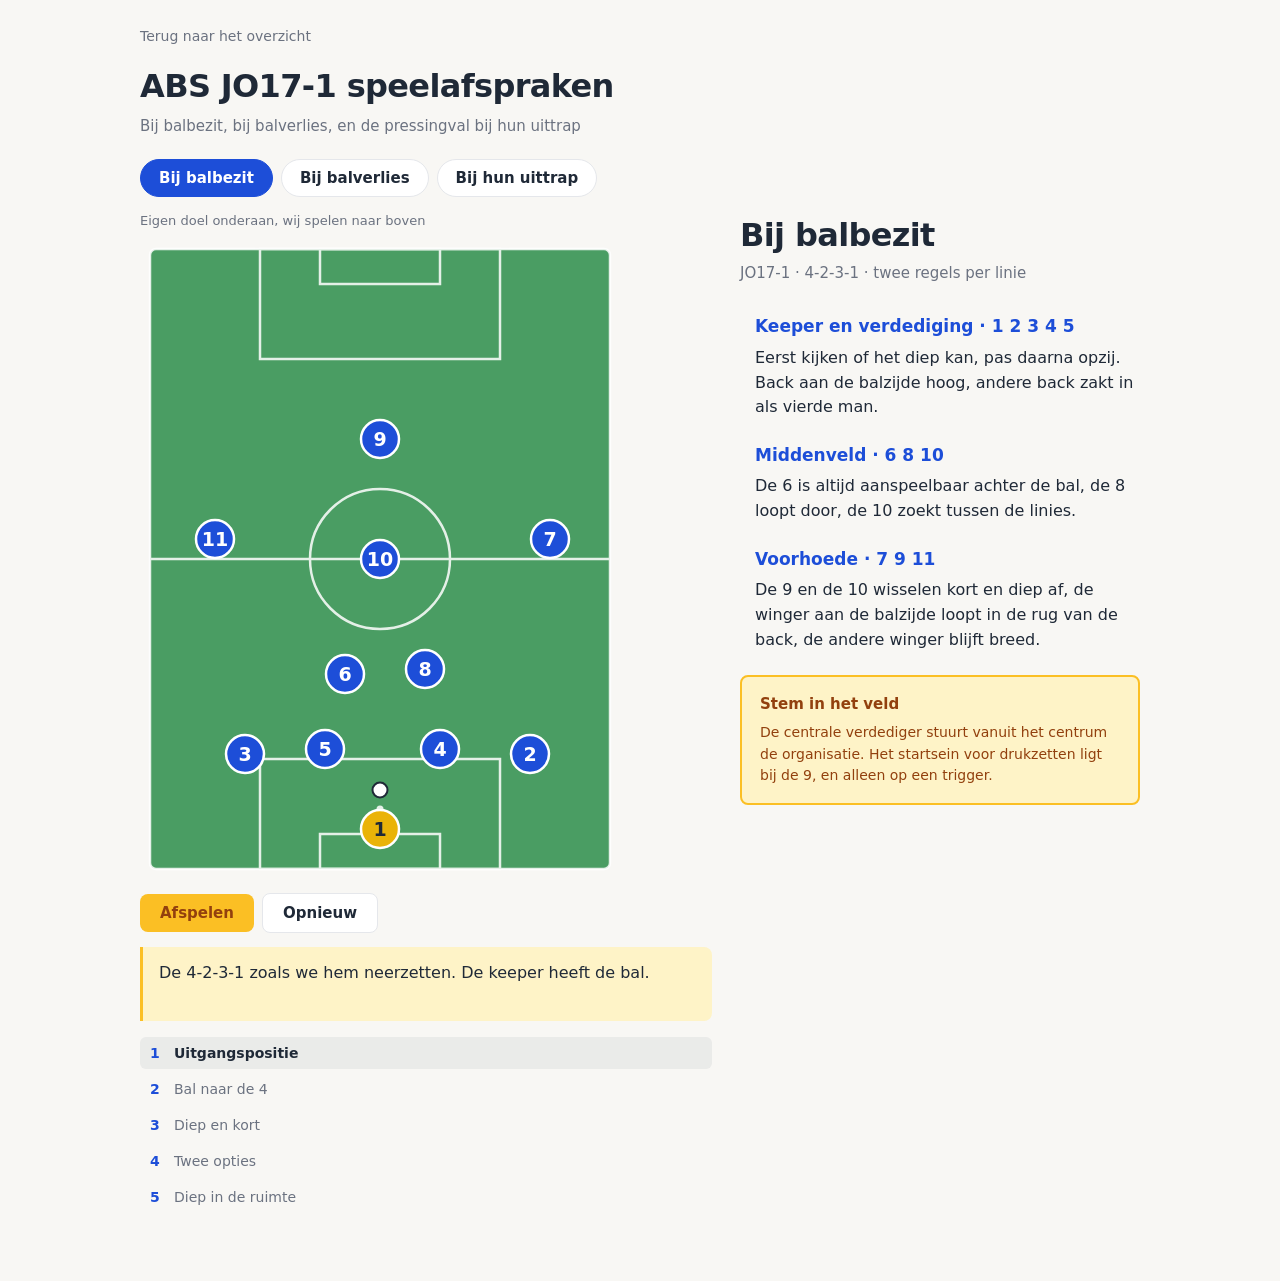
<file: speelafspraken.html>
<!DOCTYPE html>
<html lang="nl">
<head>
<meta charset="utf-8">
<meta name="viewport" content="width=device-width, initial-scale=1">
<meta name="robots" content="noindex, nofollow">
<title>Speelafspraken &middot; ABS JO17-1</title>
<style>
  :root{
    --papier:#f8f7f4;
    --paneel:#ffffff;
    --rand:#e5e7eb;
    --veld:#4a9d63;
    --lijn:rgba(255,255,255,.85);
    --tekst:#1f2937;
    --gedempt:#6b7280;
    --speler:#1d4ed8;
    --keeper:#eab308;
    --tegenstander:#9ca3af;
    --accent:#fbbf24;
    --accent-vlak:#fef3c7;
    --accent-tekst:#92400e;
  }
  *{box-sizing:border-box}
  html,body{margin:0;padding:0}
  body{
    background:var(--papier);
    color:var(--tekst);
    font-family:system-ui,-apple-system,"Segoe UI",Roboto,Helvetica,Arial,sans-serif;
    line-height:1.55;
    padding:24px 16px 64px;
  }
  .wrap{max-width:1000px;margin:0 auto}
  .terug{display:inline-block;margin-bottom:14px;color:var(--gedempt);font-size:14px;text-decoration:none}
  .terug:hover{color:var(--speler)}
  h1{font-size:clamp(26px,6vw,32px);letter-spacing:-.02em;font-weight:800;margin:0 0 4px}
  .sub{color:var(--gedempt);font-size:15px;margin:0}
  .tabs{display:flex;gap:8px;margin:20px 0 14px;flex-wrap:wrap}
  .tab{
    background:var(--paneel);color:var(--tekst);border:1px solid var(--rand);
    border-radius:999px;padding:9px 18px;font-size:15px;font-weight:600;
    cursor:pointer;font-family:inherit;
  }
  .tab[aria-selected="true"]{background:var(--speler);border-color:var(--speler);color:#fff}
  .tab:focus-visible,.knop:focus-visible,.stap:focus-visible{outline:3px solid var(--accent);outline-offset:2px}

  .layout{display:grid;grid-template-columns:minmax(0,1fr) minmax(0,400px);gap:28px;align-items:start}
  @media (max-width:860px){.layout{grid-template-columns:1fr}}

  .kop{font-size:13px;color:var(--gedempt);margin:0 0 8px;min-height:20px}
  .veldhouder{max-width:480px}
  svg{width:100%;height:auto;display:block}
  .speler circle{stroke:#fff;stroke-width:2.5}
  .speler text{font-weight:700;font-size:19px;text-anchor:middle;fill:#fff;pointer-events:none}
  .speler.keeper circle{fill:var(--keeper)}
  .speler.keeper text{fill:var(--tekst)}
  .speler.tegen circle{fill:var(--tegenstander);fill-opacity:.85;stroke-opacity:.9}
  .beweegt{transition:transform .85s cubic-bezier(.4,0,.2,1)}
  #bal{transition:transform .7s cubic-bezier(.4,0,.2,1)}
  .spoor{stroke:var(--accent);stroke-width:4;fill:none}
  .pass{stroke:#fff;stroke-width:3;stroke-dasharray:9 7;fill:none;opacity:.95}
  .aanwijzing{
    font-size:13px;font-weight:700;fill:#fff;
    paint-order:stroke fill;stroke:rgba(31,41,55,.35);stroke-width:2.5;stroke-linejoin:round;
  }
  .aanwijzing.groot{font-size:16px}
  #lijnmarkering,#blok{opacity:0;transition:opacity .5s}

  .bediening{display:flex;gap:8px;align-items:center;margin-top:14px;flex-wrap:wrap}
  .knop{
    background:var(--accent);color:var(--accent-tekst);border:0;border-radius:8px;
    padding:10px 20px;font-size:15px;font-weight:700;cursor:pointer;font-family:inherit;
  }
  .knop.stil{background:var(--paneel);color:var(--tekst);border:1px solid var(--rand)}
  .bijschrift{
    margin-top:14px;padding:14px 16px;background:var(--accent-vlak);
    border-left:3px solid var(--accent);border-radius:0 8px 8px 0;
    font-size:16px;min-height:74px;
  }
  ol.stappen{list-style:none;margin:16px 0 0;padding:0}
  ol.stappen li{margin:0 0 4px}
  .stap{
    width:100%;text-align:left;background:transparent;border:0;color:var(--gedempt);
    font-family:inherit;font-size:14px;cursor:pointer;padding:8px 10px;border-radius:6px;
    display:flex;gap:10px;align-items:baseline;
  }
  .stap:hover{background:rgba(31,41,55,.05)}
  .stap[aria-current="true"]{color:var(--tekst);background:rgba(31,41,55,.06);font-weight:600}
  .stap span{color:var(--speler);font-weight:700;min-width:14px}

  .regels h2{font-size:clamp(24px,5vw,32px);font-weight:800;letter-spacing:-.02em;margin:0 0 2px}
  .regels .onder{color:var(--gedempt);font-size:15px;margin:0 0 28px}
  .linie{margin-bottom:22px;padding-left:12px;border-left:3px solid transparent;transition:border-color .3s}
  .linie.actief{border-left-color:var(--accent)}
  .linie h3{font-size:17px;margin:0 0 6px;color:var(--speler);font-weight:700}
  .linie p{margin:0;font-size:16px;color:var(--tekst)}
  .stem{
    background:var(--accent-vlak);border:2px solid var(--accent);border-radius:8px;
    padding:16px 18px;color:var(--accent-tekst);
  }
  .stem h3{font-size:15px;margin:0 0 6px;font-weight:700}
  .stem p{margin:0;font-size:14px}
  @media (prefers-reduced-motion:reduce){
    .beweegt,#bal,#lijnmarkering,#blok{transition:none}
  }
</style>
</head>
<body>
<div class="wrap">
  <a class="terug" href="index.html">Terug naar het overzicht</a>
  <h1>ABS JO17-1 speelafspraken</h1>
  <p class="sub">Bij balbezit, bij balverlies, en de pressingval bij hun uittrap</p>

  <div class="tabs" role="tablist">
    <button class="tab" role="tab" id="tab-balbezit" aria-selected="true" onclick="kiesScenario('balbezit')">Bij balbezit</button>
    <button class="tab" role="tab" id="tab-balverlies" aria-selected="false" onclick="kiesScenario('balverlies')">Bij balverlies</button>
    <button class="tab" role="tab" id="tab-uittrap" aria-selected="false" onclick="kiesScenario('uittrap')">Bij hun uittrap</button>
  </div>

  <div class="layout">
    <div>
      <p class="kop" id="kop"></p>
      <div class="veldhouder">
        <svg viewBox="0 0 480 640" xmlns="http://www.w3.org/2000/svg" aria-label="Tactiekveld">
          <defs>
            <marker id="punt" viewBox="0 0 10 10" refX="9" refY="5" markerWidth="5" markerHeight="5" orient="auto-start-reverse">
              <path d="M0 0 L10 5 L0 10 z" fill="#fbbf24"/>
            </marker>
            <marker id="puntpass" viewBox="0 0 10 10" refX="9" refY="5" markerWidth="5" markerHeight="5" orient="auto-start-reverse">
              <path d="M0 0 L10 5 L0 10 z" fill="#ffffff"/>
            </marker>
          </defs>

          <rect x="10" y="10" width="460" height="620" rx="6" fill="#4a9d63"/>
          <g stroke="#ffffff" stroke-width="2.5" fill="none" opacity=".85">
            <rect x="10" y="10" width="460" height="620" rx="6"/>
            <line x1="10" y1="320" x2="470" y2="320"/>
            <circle cx="240" cy="320" r="70"/>
            <rect x="120" y="520" width="240" height="110"/>
            <rect x="180" y="595" width="120" height="35"/>
            <rect x="120" y="10" width="240" height="110"/>
            <rect x="180" y="10" width="120" height="35"/>
          </g>
          <circle cx="240" cy="570" r="3.5" fill="#ffffff" opacity=".85"/>

          <polygon id="blok" points="96,522 384,522 355,270 130,270" fill="#ffffff" opacity="0"/>
          <line id="lijnmarkering" x1="72" y1="522" x2="408" y2="522" stroke="#fff" stroke-width="3" stroke-dasharray="10 8"/>
          <g id="sporen"></g>
          <g id="passes"></g>
          <g id="spelers"></g>
          <circle id="bal" cx="0" cy="0" r="7.5" fill="#fff" stroke="#1f2937" stroke-width="2"/>
          <g id="aanwijzingen"></g>
        </svg>
      </div>

      <div class="bediening">
        <button class="knop" id="afspelen" onclick="afspelen()">Afspelen</button>
        <button class="knop stil" onclick="terugNaarStart()">Opnieuw</button>
      </div>

      <p class="bijschrift" id="bijschrift"></p>
      <ol class="stappen" id="stappenlijst"></ol>
    </div>

    <aside class="regels">
      <h2 id="regeltitel">Bij balbezit</h2>
      <p class="onder">JO17-1 &middot; 4-2-3-1 &middot; twee regels per linie</p>
      <div class="linie" data-linie="achter">
        <h3>Keeper en verdediging &middot; 1 2 3 4 5</h3>
        <p id="r-achter"></p>
      </div>
      <div class="linie" data-linie="midden">
        <h3>Middenveld &middot; 6 8 10</h3>
        <p id="r-midden"></p>
      </div>
      <div class="linie" data-linie="voor">
        <h3>Voorhoede &middot; 7 9 11</h3>
        <p id="r-voor"></p>
      </div>
      <div class="stem">
        <h3>Stem in het veld</h3>
        <p id="stemtekst"></p>
      </div>
    </aside>
  </div>
</div>

<script>
const scenarios = {
  balbezit: {
    titel: "Bij balbezit",
    regels: {
      achter: "Eerst kijken of het diep kan, pas daarna opzij. Back aan de balzijde hoog, andere back zakt in als vierde man.",
      midden: "De 6 is altijd aanspeelbaar achter de bal, de 8 loopt door, de 10 zoekt tussen de linies.",
      voor: "De 9 en de 10 wisselen kort en diep af, de winger aan de balzijde loopt in de rug van de back, de andere winger blijft breed."
    },
    stem: "De centrale verdediger stuurt vanuit het centrum de organisatie. Het startsein voor drukzetten ligt bij de 9, en alleen op een trigger.",
    spelers: [
      {n:"1",t:"keeper",x:240,y:590},
      {n:"3",x:105,y:515},{n:"5",x:185,y:510},{n:"4",x:300,y:510},{n:"2",x:390,y:515},
      {n:"6",x:205,y:435},{n:"8",x:285,y:430},
      {n:"10",x:240,y:320},{n:"7",x:410,y:300},{n:"11",x:75,y:300},
      {n:"9",x:240,y:200}
    ],
    stappen:[
      {kort:"Uitgangspositie",
       kop:"Eigen doel onderaan, wij spelen naar boven",
       tekst:"De 4-2-3-1 zoals we hem neerzetten. De keeper heeft de bal.",
       bal:[240,551], linie:null, pos:{}, labels:[]},

      {kort:"Bal naar de 4",
       kop:"Bal aan de rechterkant, dus rechts is de balzijde",
       tekst:"De bal gaat naar rechts, dus rechts is nu de balzijde. De 2 schuift hoog op, de 3 zakt in als vierde man en de 6 maakt zich aanspeelbaar achter de bal.",
       bal:[329,497], linie:"achter",
       pos:{"2":[403,430],"3":[111,520],"6":[245,425]},
       labels:[["hoog",403,462],["zakt in",111,556],["aanspeelbaar",245,470]]},

      {kort:"Diep en kort",
       kop:"Iedereen zoekt zijn eigen ruimte",
       tekst:"De 9 loopt diep, de 10 komt tussen de linies, de 8 loopt door en de 7 duikt in de rug van de back. De 11 blijft breed aan de andere kant.",
       bal:[329,497], linie:"voor",
       pos:{"9":[219,120],"10":[259,225],"8":[184,350],"7":[413,200],"11":[72,200]},
       labels:[["hoog",403,462],["zakt in",111,556],["aanspeelbaar",245,470],
               ["diep",219,88],["tussen de linies",259,193],["loopt door",184,318],
               ["in de rug",413,168],["breed",72,168]]},

      {kort:"Twee opties",
       kop:"Eerst kijken of het diep kan, pas daarna opzij",
       tekst:"Vanaf de 4 liggen er twee ballen klaar: tussen de linies naar de 10, of opzij naar de 5 om het opnieuw op te bouwen.",
       bal:[329,497], linie:"midden",
       pos:{},
       labels:[["hoog",403,462],["zakt in",111,556],["aanspeelbaar",245,470],
               ["tussen de linies",259,193],["loopt door",184,318],
               ["in de rug",413,168],["breed",72,168],["diep",219,88]],
       passes:[[315,485,262,252],[311,505,208,508]]},

      {kort:"Diep in de ruimte",
       kop:"Achter hun verdediging langs",
       tekst:"De bal gaat achter hun verdediging langs, en daar zitten onze kansen. De 9 komt op snelheid in de ruimte.",
       bal:[252,72], linie:"voor",
       pos:{"9":[228,112]},
       labels:[["in de ruimte",300,80],["in de rug",413,168],["breed",72,168]]}
    ]
  },

  balverlies: {
    titel: "Bij balverlies",
    regels: {
      achter: "De lijn staat eerst gelijk, dan pas het duel. Bij ZAK samen terug tot buiten de zestien.",
      midden: "De 6 blijft voor de verdediging staan en gaat niet mee naar de flank. De 8 en de 10 keren terug in de rug van de bal.",
      voor: "Eerste actie is knijpen naar binnen, niet meteen op de bal."
    },
    stem: "De centrale verdediger roept ZAK en houdt de lijn gelijk. Het startsein voor drukzetten ligt bij de 9, en alleen op een trigger.",
    spelers: [
      {n:"1",t:"keeper",x:240,y:595},
      {n:"3",x:110,y:470},{n:"5",x:200,y:465},{n:"4",x:295,y:465},{n:"2",x:390,y:470},
      {n:"6",x:240,y:395},{n:"8",x:300,y:330},
      {n:"10",x:215,y:300},{n:"7",x:390,y:250},{n:"11",x:85,y:250},
      {n:"9",x:250,y:180},
      {n:"",t:"tegen",id:"o1",x:360,y:300},{n:"",t:"tegen",id:"o2",x:200,y:230},{n:"",t:"tegen",id:"o3",x:275,y:120}
    ],
    stappen:[
      {kort:"Wij hebben de bal",
       kop:"Eigen doel onderaan, de grijze spelers zijn de tegenstander",
       tekst:"We zijn in balbezit op het middenveld, de 8 heeft de bal.",
       bal:[330,332], linie:null, pos:{}, labels:[]},

      {kort:"Balverlies",
       kop:"Vanaf hier telt alleen nog wat we samen doen",
       tekst:"We raken de bal kwijt. Vanaf dit moment telt alleen nog wat we samen doen.",
       bal:[380,288], linie:null, pos:{}, labels:[]},

      {kort:"Knijpen naar binnen",
       kop:"Eerst het midden sluiten",
       tekst:"De voorhoede knijpt eerst naar binnen en duikt niet meteen op de bal. Zo sluiten we het midden.",
       bal:[380,288], linie:"voor",
       pos:{"9":[250,232],"7":[355,255],"11":[123,285]},
       labels:[["knijpen naar binnen",250,200],["knijpen",355,223],["knijpen",123,253]]},

      {kort:"Terug in de rug van de bal",
       kop:"De 6 blijft staan, de rest keert terug",
       tekst:"De 8 en de 10 keren terug aan de goede kant van de bal. De 6 blijft voor de verdediging staan en gaat niet mee naar de flank.",
       bal:[380,288], linie:"midden",
       pos:{"8":[322,375],"10":[250,362],"6":[245,470]},
       labels:[["knijpen naar binnen",250,200],["knijpen",355,223],["knijpen",123,253],
               ["terug in de rug",380,405],["blijft voor de verdediging",225,430,"end"]]},

      {kort:"ZAK",
       kop:"Samen zakken, en dan pas het duel",
       tekst:"De centrale verdediger roept ZAK. De lijn blijft gelijk en we zakken samen tot buiten de zestien, pas dan het duel.",
       bal:[250,185], linie:"achter", lijn:[72,522,400], blok:true,
       pos:{"1":[240,600],"3":[115,522],"5":[197,522],"4":[283,522],"2":[365,522],
            "6":[245,470],"8":[322,375],"10":[250,362],"7":[367,285],"11":[123,285],"9":[250,232],
            "o1":[288,170],"o2":[178,175],"o3":[410,210]},
       labels:[["knijpen naar binnen",215,222,"end"],["knijpen",367,253],["knijpen",123,253],
               ["terug in de rug",380,405],["blijft voor de verdediging",225,430,"end"],
               ["lijn gelijk",424,505],["ZAK · samen tot buiten de zestien",245,560,"middle","groot"]]}
    ]
  },

  uittrap: {
    titel: "Bij hun uittrap",
    regels: {
      achter: "De 4 en de 5 schuiven mee op om de gedwongen lange bal te winnen. De back aan de balzijde gaat mee als restdekking; de verre kant laten we bewust open.",
      midden: "De 6 en de 8 staan kort op hun pivots. Komt de lange bal, dan pakt de 6 de tweede bal.",
      voor: "De 9 en de 10 verdelen hun twee centrale verdedigers. Wie het dichtst bij staat perst, geen overleg. De ander gaat tussen die verdediger en hun keeper staan."
    },
    stem: "De 9 start het drukzetten, en alleen op een trigger. De 6 dirigeert het blok. Komen ze er onderuit en over de middenlijn, dan is het commando ZAK.",
    spelers: [
      {n:"1",t:"keeper",x:240,y:450},
      {n:"3",x:95,y:300},{n:"5",x:195,y:340},{n:"4",x:290,y:340},{n:"2",x:395,y:300},
      {n:"6",x:200,y:240},{n:"8",x:300,y:235},
      {n:"10",x:265,y:150},{n:"7",x:395,y:215},{n:"11",x:95,y:215},
      {n:"9",x:215,y:115},
      // de tegenstander bij een uittrap: keeper, twee centrale verdedigers op de lijn,
      // twee backs breed en twee pivots op het middenveld
      {n:"",t:"tegen",id:"o1",x:240,y:42},
      {n:"",t:"tegen",id:"o2",x:160,y:80},{n:"",t:"tegen",id:"o3",x:320,y:80},
      {n:"",t:"tegen",id:"o4",x:55,y:135},{n:"",t:"tegen",id:"o5",x:425,y:135},
      {n:"",t:"tegen",id:"o6",x:185,y:195},{n:"",t:"tegen",id:"o7",x:295,y:195}
    ],
    stappen:[
      {kort:"Klaarstaan",
       kop:"Hun doel bovenaan, zij mogen uittrappen",
       tekst:"Hun keeper heeft de bal en hun twee centrale verdedigers staan met hem op de lijn. Wij staan klaar, maar niemand zet druk voordat de bal weg is.",
       bal:[264,52], linie:null, pos:{},
       labels:[["klaarstaan, nog niet drukzetten",240,290]]},

      {kort:"Bal naar links",
       kop:"Wie het dichtst bij staat perst, geen overleg",
       tekst:"De bal gaat naar de verdediger op onze linkerkant. De 9 staat het dichtst bij, dus hij perst. De 10 gaat tussen die verdediger en de keeper staan, zodat de bal niet terug kan.",
       bal:[180,96], linie:"voor",
       pos:{"9":[150,115],"10":[200,58],"11":[75,160],"3":[100,225]},
       labels:[["perst",150,150],["terugspeelbal dicht",170,40,"end"],
               ["door naar hun back",30,195,"start"],["mee als restdekking",105,262],
               ["verre kant open",395,262]]},

      {kort:"Bal naar rechts",
       kop:"Het pendelen: de rollen wisselen, de afspraak niet",
       tekst:"Ze spelen terug op de keeper en naar de andere kant. Nu staat de 10 het dichtst bij, dus die perst en sluit de 9 de terugspeelbal. Aan de linkerkant zakken de 11 en de 3 weer terug.",
       bal:[300,102], linie:"voor",
       pos:{"10":[330,115],"9":[280,58],"7":[405,160],"2":[390,225],"11":[95,200],"3":[95,285]},
       labels:[["nu perst de 10",330,150],["de 9 sluit terug",310,40,"start"],
               ["door naar hun back",320,205,"start"],["verre kant open",95,262]]},

      {kort:"De lange bal",
       kop:"Precies waarvoor de val is gezet",
       tekst:"Er is geen korte optie meer, dus de bal gaat lang. Daar is het om begonnen: de 4 en de 5 zijn mee opgeschoven en winnen de eerste bal, de 6 laat zijn pivot los en pakt de tweede.",
       bal:[250,290], linie:"achter",
       pos:{"5":[210,290],"4":[295,285],"6":[245,335]},
       labels:[["lange bal, gedwongen",270,250,"end"],["wij winnen de eerste bal",210,330,"end"],
               ["de 6 pakt de tweede bal",245,375]]},

      {kort:"Toch onderuit? ZAK",
       kop:"Een wapen, geen wet",
       tekst:"Spelen ze er wel onderuit en komen ze over de middenlijn, dan is de val voorbij en geldt de gewone afspraak. Iemand roept ZAK en we zakken samen tot buiten de zestien.",
       bal:[292,396], linie:"achter", lijn:[72,522,400], blok:true,
       pos:{"1":[240,600],"3":[115,522],"5":[197,522],"4":[283,522],"2":[365,522],
            "6":[245,470],"8":[310,420],"10":[240,415],"7":[365,350],"11":[135,350],"9":[250,300],
            "o4":[90,330],"o5":[400,330],"o6":[270,390],"o7":[300,300]},
       labels:[["lijn gelijk",424,505],["ZAK · samen tot buiten de zestien",245,560,"middle","groot"]]}
    ]
  }
};

let huidig = "balbezit";
let stapNr = 0;
let timer = null;
let posities = {};

const svgns = "http://www.w3.org/2000/svg";
function sleutel(s){ return s.id || s.n; }
function maak(naam){ return document.createElementNS(svgns, naam); }

function bouwVeld(naam){
  const s = scenarios[naam];
  const groep = document.getElementById("spelers");
  groep.innerHTML = "";
  posities = {};
  s.spelers.forEach(sp=>{
    const k = sleutel(sp);
    posities[k] = [sp.x, sp.y];
    const g = maak("g");
    g.setAttribute("class","speler beweegt" + (sp.t==="keeper"?" keeper":"") + (sp.t==="tegen"?" tegen":""));
    g.setAttribute("id","sp-"+k);
    g.setAttribute("transform",`translate(${sp.x},${sp.y})`);
    const c = maak("circle");
    c.setAttribute("r", sp.t==="tegen" ? 15 : 19);
    if(!sp.t) c.setAttribute("fill","#1d4ed8");
    g.appendChild(c);
    if(sp.n){
      const t = maak("text");
      t.setAttribute("y",7);
      t.textContent = sp.n;
      g.appendChild(t);
    }
    groep.appendChild(g);
  });

  ["achter","midden","voor"].forEach(l=>{
    document.getElementById("r-"+l).textContent = s.regels[l];
  });
  document.getElementById("regeltitel").textContent = s.titel;
  document.getElementById("stemtekst").textContent = s.stem;

  const lijst = document.getElementById("stappenlijst");
  lijst.innerHTML = "";
  s.stappen.forEach((st,i)=>{
    const li = document.createElement("li");
    const b = document.createElement("button");
    b.className = "stap";
    b.innerHTML = `<span>${i+1}</span> ${st.kort}`;
    b.onclick = ()=>{ stop(); naarStap(i); };
    li.appendChild(b);
    lijst.appendChild(li);
  });
}

function naarStap(i){
  const s = scenarios[huidig];

  // alle posities opnieuw opbouwen tot en met stap i
  const basis = {};
  s.spelers.forEach(sp=> basis[sleutel(sp)] = [sp.x, sp.y]);
  for(let k=1;k<=i;k++){
    Object.entries(s.stappen[k].pos).forEach(([n,p])=> basis[n]=p);
  }

  // gele looppijlen, alleen voor onze spelers die in deze stap bewegen
  const sporen = document.getElementById("sporen");
  sporen.innerHTML = "";
  const soort = {};
  s.spelers.forEach(sp=> soort[sleutel(sp)] = sp.t);
  Object.entries(basis).forEach(([n,p])=>{
    const oud = posities[n];
    const el = document.getElementById("sp-"+n);
    if(!el) return;
    const beweegt = oud && (oud[0]!==p[0] || oud[1]!==p[1]);
    if(beweegt && soort[n] !== "tegen"){
      const dx = p[0]-oud[0], dy = p[1]-oud[1];
      const lengte = Math.hypot(dx,dy);
      // de pijl start buiten de oude cirkel en stopt voor de nieuwe, zodat de punt zichtbaar blijft
      const vanaf = Math.min(20, lengte*.3);
      const tot   = Math.min(25, lengte*.45);
      if(lengte >= 30){
        const ln = maak("line");
        ln.setAttribute("class","spoor");
        ln.setAttribute("x1", Math.round(oud[0] + dx/lengte*vanaf));
        ln.setAttribute("y1", Math.round(oud[1] + dy/lengte*vanaf));
        ln.setAttribute("x2", Math.round(p[0] - dx/lengte*tot));
        ln.setAttribute("y2", Math.round(p[1] - dy/lengte*tot));
        ln.setAttribute("marker-end","url(#punt)");
        sporen.appendChild(ln);
      }
    }
    el.setAttribute("transform",`translate(${p[0]},${p[1]})`);
  });
  posities = basis;

  const st = s.stappen[i];

  // witte streepjespijlen voor de passopties
  const passes = document.getElementById("passes");
  passes.innerHTML = "";
  (st.passes || []).forEach(([x1,y1,x2,y2])=>{
    const ln = maak("line");
    ln.setAttribute("class","pass");
    ln.setAttribute("x1",x1); ln.setAttribute("y1",y1);
    ln.setAttribute("x2",x2); ln.setAttribute("y2",y2);
    ln.setAttribute("marker-end","url(#puntpass)");
    passes.appendChild(ln);
  });

  // de tekstjes op het veld
  const aanw = document.getElementById("aanwijzingen");
  aanw.innerHTML = "";
  (st.labels || []).forEach(([tekst,x,y,anker,extra])=>{
    const t = maak("text");
    t.setAttribute("class","aanwijzing" + (extra ? " "+extra : ""));
    t.setAttribute("x",x); t.setAttribute("y",y);
    t.setAttribute("text-anchor", anker || "middle");
    t.textContent = tekst;
    aanw.appendChild(t);
  });

  document.getElementById("bal").setAttribute("transform",`translate(${st.bal[0]},${st.bal[1]})`);
  document.getElementById("kop").textContent = st.kop || "";
  document.getElementById("bijschrift").textContent = st.tekst;

  const lm = document.getElementById("lijnmarkering");
  if(st.lijn){
    lm.setAttribute("x1",st.lijn[0]); lm.setAttribute("y1",st.lijn[1]);
    lm.setAttribute("x2",st.lijn[2]); lm.setAttribute("y2",st.lijn[1]);
  }
  lm.style.opacity = st.lijn ? "1" : "0";
  document.getElementById("blok").style.opacity = st.blok ? ".13" : "0";

  document.querySelectorAll(".linie").forEach(el=>{
    el.classList.toggle("actief", el.dataset.linie === st.linie);
  });
  document.querySelectorAll(".stap").forEach((b,k)=>{
    b.setAttribute("aria-current", k===i ? "true" : "false");
  });
  stapNr = i;
}

function afspelen(){
  const s = scenarios[huidig];
  stop();
  if(stapNr >= s.stappen.length-1) naarStap(0);
  const k = document.getElementById("afspelen");
  k.textContent = "Pauze";
  k.onclick = ()=>{ stop(); };
  const volgende = ()=>{
    if(stapNr < s.stappen.length-1){
      naarStap(stapNr+1);
      timer = setTimeout(volgende, 3200);
    } else {
      stop();
    }
  };
  timer = setTimeout(volgende, 700);
}

function stop(){
  if(timer) clearTimeout(timer);
  timer = null;
  const k = document.getElementById("afspelen");
  k.textContent = "Afspelen";
  k.onclick = afspelen;
}

function terugNaarStart(){
  stop();
  naarStap(0);
}

function kiesScenario(naam){
  stop();
  huidig = naam;
  Object.keys(scenarios).forEach(n=>{
    const tab = document.getElementById("tab-"+n);
    if(tab) tab.setAttribute("aria-selected", n===naam);
  });
  bouwVeld(naam);
  naarStap(0);
}

kiesScenario("balbezit");
</script>
</body>
</html>
</file>
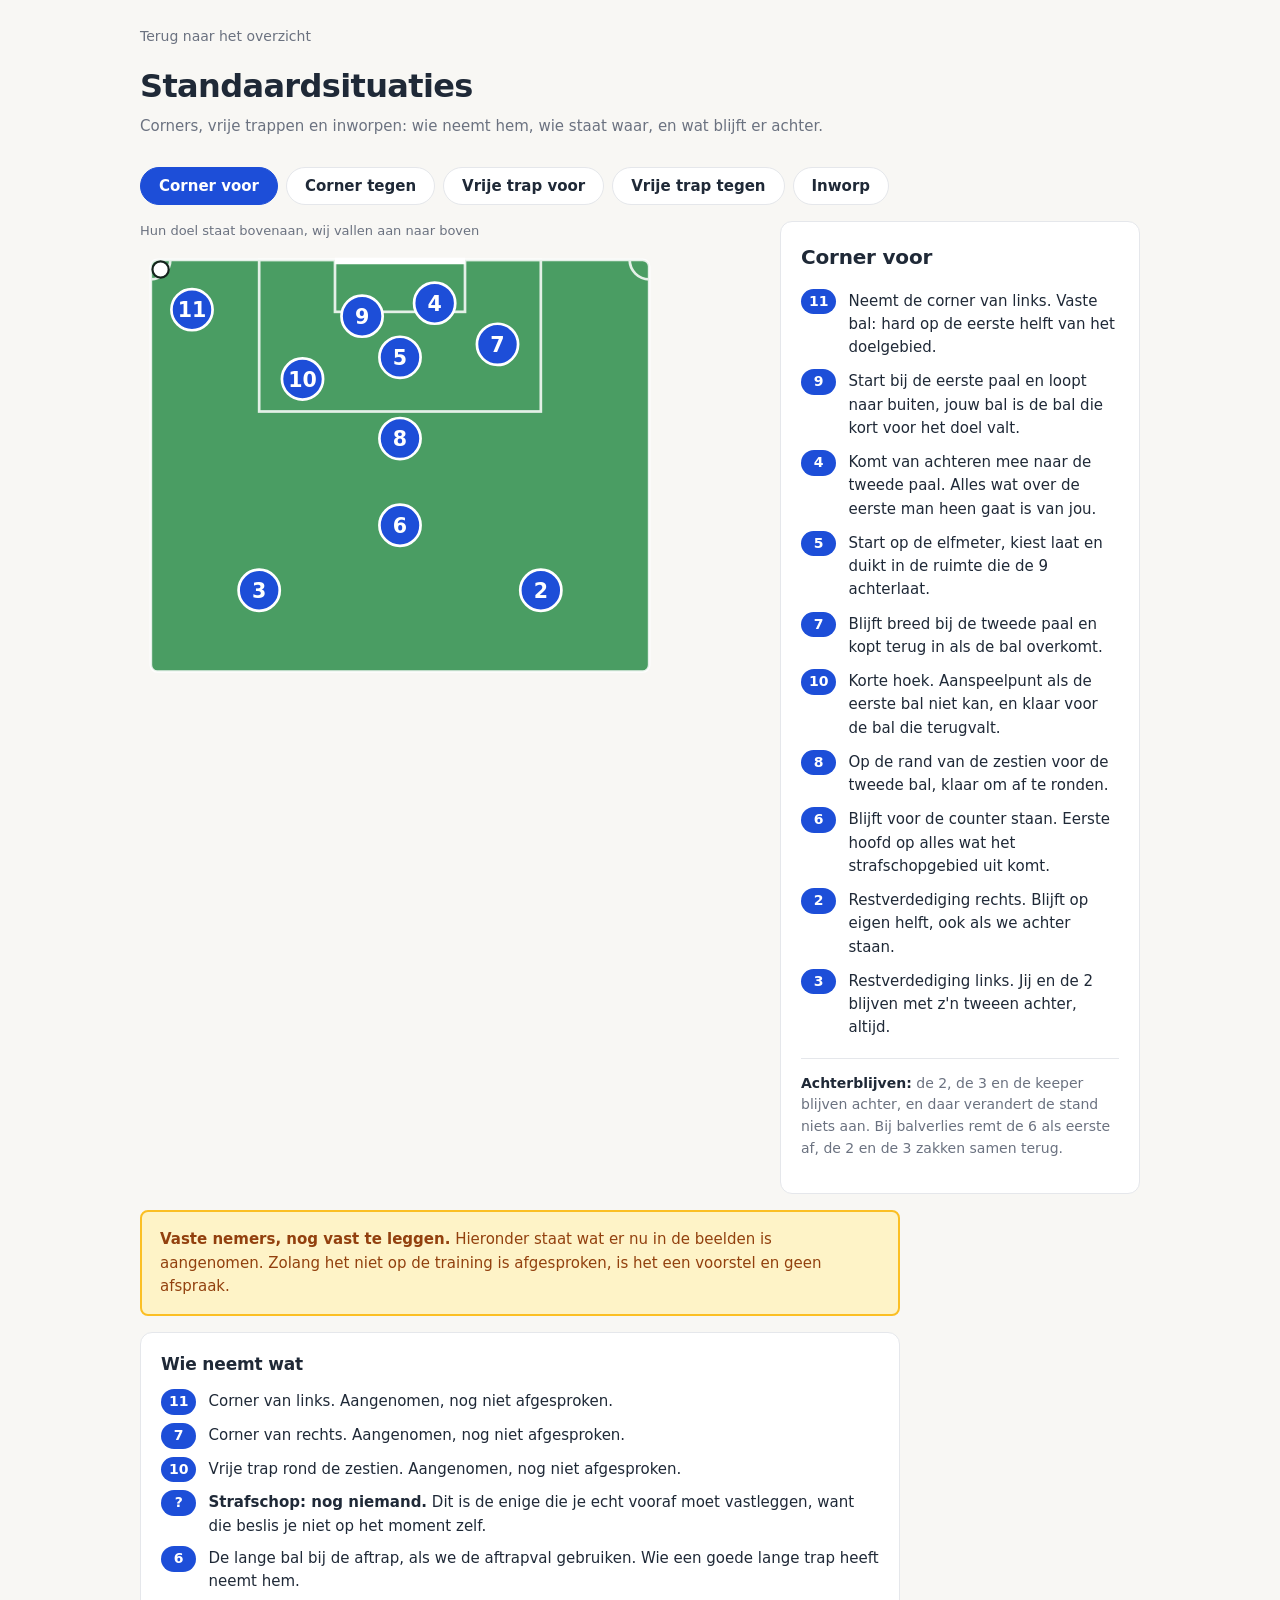
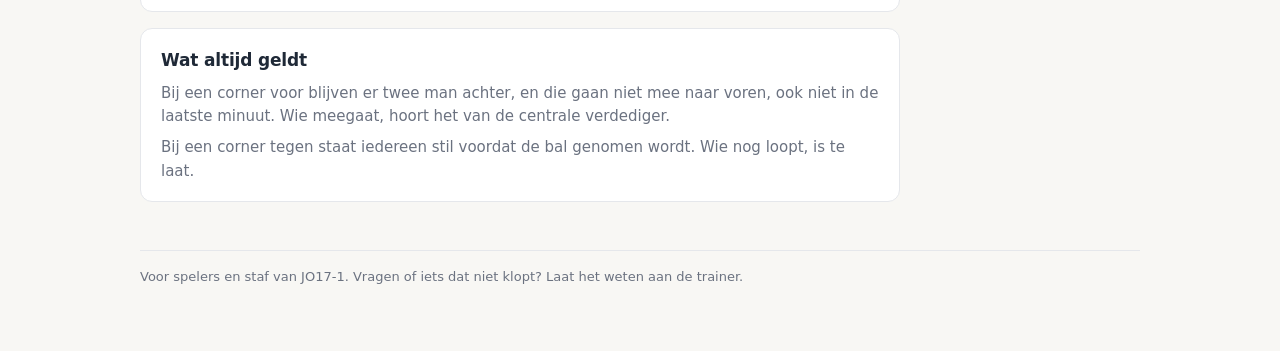
<file: standaardsituaties.html>
<!DOCTYPE html>
<html lang="nl">
<head>
<meta charset="utf-8">
<meta name="viewport" content="width=device-width, initial-scale=1">
<meta name="robots" content="noindex, nofollow">
<title>Standaardsituaties &middot; ABS JO17-1</title>
<link rel="stylesheet" href="assets/site.css">
</head>
<body>
<div class="wrap">
  <a class="terug" href="index.html">Terug naar het overzicht</a>
  <h1>Standaardsituaties</h1>
  <p class="sub">Corners, vrije trappen en inworpen: wie neemt hem, wie staat waar, en wat blijft er achter.</p>

  <div class="tabs" role="tablist">
    <button class="tab" role="tab" id="tab-voor" aria-selected="true" onclick="kiesSituatie('voor')">Corner voor</button>
    <button class="tab" role="tab" id="tab-tegen" aria-selected="false" onclick="kiesSituatie('tegen')">Corner tegen</button>
    <button class="tab" role="tab" id="tab-vrijetrapVoor" aria-selected="false" onclick="kiesSituatie('vrijetrapVoor')">Vrije trap voor</button>
    <button class="tab" role="tab" id="tab-vrijetrapTegen" aria-selected="false" onclick="kiesSituatie('vrijetrapTegen')">Vrije trap tegen</button>
    <button class="tab" role="tab" id="tab-inworp" aria-selected="false" onclick="kiesSituatie('inworp')">Inworp</button>
  </div>

  <div class="veldlayout">
    <div>
      <p class="kop" id="kop"></p>
      <div class="veldhouder">
      <svg viewBox="0 0 480 400" xmlns="http://www.w3.org/2000/svg" aria-label="Veldweergave van de standaardsituatie">
        <rect x="10" y="10" width="460" height="380" rx="6" fill="#4a9d63"/>
        <g stroke="#ffffff" stroke-width="2.5" fill="none" opacity=".85">
          <rect x="10" y="10" width="460" height="380" rx="6"/>
          <rect x="110" y="10" width="260" height="140"/>
          <rect x="180" y="10" width="120" height="48"/>
          <path d="M10 28 A 18 18 0 0 0 28 10"/>
          <path d="M470 28 A 18 18 0 0 1 452 10"/>
        </g>
        <line x1="180" y1="11" x2="300" y2="11" stroke="#fff" stroke-width="6"/>
        <circle cx="240" cy="95" r="3.5" fill="#ffffff" opacity=".85"/>
        <g id="spelers"></g>
        <circle id="bal" cx="0" cy="0" r="7.5" fill="#fff" stroke="#14231c" stroke-width="2"/>
        </svg>
      </div>
    </div>

    <div class="taken">
      <h2 id="takentitel">Corner voor</h2>
      <dl id="takenlijst"></dl>
      <p class="rest" id="resttekst"></p>
    </div>
  </div>

  <div class="tebepalen">
    <strong>Vaste nemers, nog vast te leggen.</strong> Hieronder staat wat er nu in de beelden
    is aangenomen. Zolang het niet op de training is afgesproken, is het een voorstel en geen afspraak.
  </div>

  <div class="roepers">
    <h2>Wie neemt wat</h2>
    <dl>
      <dt>11</dt><dd>Corner van links. Aangenomen, nog niet afgesproken.</dd>
      <dt>7</dt><dd>Corner van rechts. Aangenomen, nog niet afgesproken.</dd>
      <dt>10</dt><dd>Vrije trap rond de zestien. Aangenomen, nog niet afgesproken.</dd>
      <dt>?</dt><dd><strong>Strafschop: nog niemand.</strong> Dit is de enige die je echt vooraf moet vastleggen, want die beslis je niet op het moment zelf.</dd>
      <dt>6</dt><dd>De lange bal bij de aftrap, als we de aftrapval gebruiken. Wie een goede lange trap heeft neemt hem.</dd>
    </dl>
  </div>

  <div class="blok">
    <h2>Wat altijd geldt</h2>
    <p>Bij een corner voor blijven er twee man achter, en die gaan niet mee naar voren, ook niet in de laatste minuut. Wie meegaat, hoort het van de centrale verdediger.</p>
    <p>Bij een corner tegen staat iedereen stil voordat de bal genomen wordt. Wie nog loopt, is te laat.</p>
  </div>

  <footer>
    Voor spelers en staf van JO17-1. Vragen of iets dat niet klopt? Laat het weten aan de trainer.
  </footer>
</div>

<script>
// Per situatie: de bal, de posities op het veld en de taak per rugnummer.
// Coordinaten liggen in een SVG-viewBox van 480 bij 400, met het doel bovenaan.
// Een nieuwe situatie maak je door hier een blok toe te voegen en een knop in de tabbladenrij.
const situaties = {
  voor: {
    titel: "Corner voor",
    kop: "Hun doel staat bovenaan, wij vallen aan naar boven",
    bal: [19, 19],
    spelers: [
      {n:"11", x:48,  y:56},
      {n:"9",  x:205, y:62},
      {n:"4",  x:272, y:50},
      {n:"5",  x:240, y:100},
      {n:"7",  x:330, y:88},
      {n:"10", x:150, y:120},
      {n:"8",  x:240, y:175},
      {n:"6",  x:240, y:255},
      {n:"3",  x:110, y:315},
      {n:"2",  x:370, y:315}
    ],
    taken: [
      ["11", "Neemt de corner van links. Vaste bal: hard op de eerste helft van het doelgebied."],
      ["9",  "Start bij de eerste paal en loopt naar buiten, jouw bal is de bal die kort voor het doel valt."],
      ["4",  "Komt van achteren mee naar de tweede paal. Alles wat over de eerste man heen gaat is van jou."],
      ["5",  "Start op de elfmeter, kiest laat en duikt in de ruimte die de 9 achterlaat."],
      ["7",  "Blijft breed bij de tweede paal en kopt terug in als de bal overkomt."],
      ["10", "Korte hoek. Aanspeelpunt als de eerste bal niet kan, en klaar voor de bal die terugvalt."],
      ["8",  "Op de rand van de zestien voor de tweede bal, klaar om af te ronden."],
      ["6",  "Blijft voor de counter staan. Eerste hoofd op alles wat het strafschopgebied uit komt."],
      ["2",  "Restverdediging rechts. Blijft op eigen helft, ook als we achter staan."],
      ["3",  "Restverdediging links. Jij en de 2 blijven met z'n tweeen achter, altijd."]
    ],
    rest: "<strong>Achterblijven:</strong> de 2, de 3 en de keeper blijven achter, en daar verandert de stand niets aan. Bij balverlies remt de 6 als eerste af, de 2 en de 3 zakken samen terug."
  },
  tegen: {
    titel: "Corner tegen",
    kop: "Ons eigen doel staat bovenaan, zij vallen aan naar boven",
    bal: [19, 19],
    spelers: [
      {n:"",   t:"tegen", id:"o0", x:46,  y:52},
      {n:"1",  t:"keeper", x:240, y:30},
      {n:"2",  x:186, y:42},
      {n:"3",  x:296, y:42},
      {n:"5",  x:205, y:95},
      {n:"4",  x:272, y:92},
      {n:"6",  x:110, y:60},
      {n:"10", x:175, y:140},
      {n:"8",  x:280, y:145},
      {n:"11", x:130, y:215},
      {n:"7",  x:355, y:205},
      {n:"9",  x:240, y:300},
      {n:"",   t:"tegen", id:"o1", x:243, y:72},
      {n:"",   t:"tegen", id:"o2", x:310, y:110},
      {n:"",   t:"tegen", id:"o3", x:150, y:105}
    ],
    taken: [
      ["1",  "Op de doellijn, midden voor het doel. Alles binnen het doelgebied is van jou, en dat roep je hard."],
      ["2",  "Eerste paal. Blijft staan tot de bal het gebied uit is, ook als het langs je heen gaat."],
      ["3",  "Tweede paal, zelfde afspraak. Jij bent de laatste die weggaat."],
      ["5",  "Man mee op de gevaarlijkste kopper, in de rug van de bal blijven."],
      ["4",  "Man mee op de tweede kopper. Niet naar de bal kijken, naar je man."],
      ["6",  "Korte hoek. Sluit de korte optie en jaagt de nemer op zodra hij hem kort speelt."],
      ["10", "Rand zestien, links. Alles wat uit het gebied terugvalt is van jou."],
      ["8",  "Rand zestien, rechts. Zelfde afspraak, en jij bent de eerste pass na het uitverdedigen."],
      ["11", "Op de breedte links, zodat we na de bal meteen een uitlaat hebben."],
      ["7",  "Op de breedte rechts, zelfde afspraak."],
      ["9",  "Blijft hoog staan als uitlaat en gaat nooit mee in het strafschopgebied."]
    ],
    rest: "<strong>Uitverdedigen:</strong> de bal gaat over de zijkant het gebied uit, niet door het midden. Zodra de bal weg is, schuift de lijn samen uit, en de centrale verdediger roept dat. De grijze spelers zijn de tegenstander."
  },

  vrijetrapVoor: {
    titel: "Vrije trap voor",
    kop: "Hun doel staat bovenaan, de vrije trap ligt op zo'n twintig meter",
    bal: [250, 196],
    spelers: [
      {n:"10",x:276,y:214},
      {n:"9",x:198,y:86},{n:"4",x:288,y:80},{n:"5",x:240,y:122},
      {n:"11",x:118,y:140},{n:"7",x:392,y:150},
      {n:"8",x:186,y:236},{n:"6",x:246,y:292},
      {n:"3",x:88,y:268},{n:"2",x:404,y:268},
      {n:"",t:"tegen",id:"k",x:240,y:40},
      {n:"",t:"tegen",id:"m1",x:212,y:150},{n:"",t:"tegen",id:"m2",x:244,y:150},
      {n:"",t:"tegen",id:"m3",x:276,y:150},{n:"",t:"tegen",id:"m4",x:308,y:150},
      {n:"",t:"tegen",id:"o1",x:158,y:98},{n:"",t:"tegen",id:"o2",x:332,y:104}
    ],
    taken: [
      ["10", "Neemt hem. Vaste bal: tussen de muur en de keeper, op kniehoogte richting de verre paal."],
      ["9",  "Start bij de eerste paal en loopt naar buiten. Alles wat kort valt is van jou."],
      ["4",  "Komt van achteren mee naar de verre paal. Jij bent de enige die van achter naar voren beweegt."],
      ["5",  "Op de rand van het doelgebied, precies waar de bal terugvalt als de muur hem raakt."],
      ["11", "Breed blijven aan de linkerkant, klaar voor de bal die naast het gebied uit komt."],
      ["7",  "Zelfde rechts. Gaat de trap over, dan ben jij de eerste die hem terugbrengt."],
      ["8",  "Rand zestien, voor de tweede bal. Niet mee het gebied in."],
      ["6",  "Blijft voor de counter staan. Eerste hoofd op alles wat het gebied uit komt."],
      ["3",  "Restverdediging links. Je gaat niet mee naar voren, ook niet bij een achterstand."],
      ["2",  "Restverdediging rechts. Zelfde afspraak: jij en de 3 blijven met z'n tweeen achter."]
    ],
    rest: "<strong>Achterblijven:</strong> de 2, de 3 en de 6 blijven achter, net als bij een corner. De keeper blijft op eigen helft. Gaat de trap fout, dan remt de 6 als eerste af. De grijze spelers zijn de tegenstander, met hun muur van vier."
  },

  vrijetrapTegen: {
    titel: "Vrije trap tegen",
    kop: "Ons eigen doel staat bovenaan, de vrije trap ligt op zo'n twintig meter",
    bal: [272, 206],
    spelers: [
      {n:"1",t:"keeper",x:203,y:42},
      {n:"5",x:245,y:150},{n:"4",x:283,y:150},{n:"6",x:321,y:150},{n:"8",x:359,y:150},
      {n:"3",x:108,y:130},{n:"2",x:422,y:188},
      {n:"10",x:158,y:206},{n:"7",x:400,y:252},
      {n:"11",x:96,y:274},{n:"9",x:243,y:330},
      {n:"",t:"tegen",id:"o1",x:304,y:226},
      {n:"",t:"tegen",id:"o2",x:186,y:78},{n:"",t:"tegen",id:"o3",x:264,y:74},
      {n:"",t:"tegen",id:"o4",x:150,y:172}
    ],
    taken: [
      ["1",  "Je dekt de open kant zelf. De muur staat op de korte hoek, dus alles wat daarnaast komt is van jou. Zet de muur en blijf dan staan."],
      ["5",  "Buitenste man van de muur, aan de balzijde. Jij bepaalt waar de muur staat, en je springt niet weg."],
      ["4",  "In de muur. Handen laag, blijven staan, en pas springen als de bal al onderweg is."],
      ["6",  "In de muur. Jij bent na de trap de eerste die uitstapt voor de tweede bal."],
      ["8",  "In de muur, buitenste man aan de verre kant. Na de trap meteen mee naar buiten."],
      ["3",  "De open kant bewaken samen met de keeper. Niet in de muur gaan staan."],
      ["2",  "Buiten de muur aan de balzijde, op de man die eromheen wil lopen."],
      ["10", "Rand zestien links. Jij pakt de bal die naast de muur uit komt."],
      ["7",  "Zelfde rechts. En jij bent na het uitverdedigen de eerste pass."],
      ["11", "Op de breedte blijven, zodat we bij het uitverdedigen meteen een uitlaat hebben."],
      ["9",  "Hoog blijven staan. Jij gaat niet mee in het gebied, ook niet bij een hoge bal."]
    ],
    rest: "<strong>De muur:</strong> vier man, en de buitenste aan de balzijde bepaalt waar hij staat. De keeper dekt de open kant. Iedereen blijft staan tot de bal geraakt is: wie springt maakt een gat onder zich."
  },

  inworp: {
    titel: "Inworp op eigen helft",
    kop: "Ons eigen doel staat bovenaan, de bal is uit aan de linkerkant",
    bal: [18, 202],
    spelers: [
      {n:"3",x:50,y:220},
      {n:"11",x:92,y:136},{n:"6",x:134,y:234},{n:"10",x:174,y:290},
      {n:"5",x:208,y:152},{n:"4",x:298,y:150},{n:"2",x:408,y:198},
      {n:"8",x:286,y:246},{n:"9",x:244,y:334},{n:"7",x:406,y:308},
      {n:"1",t:"keeper",x:244,y:56},
      {n:"",t:"tegen",id:"o1",x:114,y:196},{n:"",t:"tegen",id:"o2",x:188,y:216},
      {n:"",t:"tegen",id:"o3",x:68,y:168}
    ],
    taken: [
      ["3",  "Gooit hem in, en snel. Hoe langer je wacht, hoe beter zij staan. Je krijgt hem ook terug, dus blijf in beweging na de worp."],
      ["11", "Langs de lijn vooruit. Jij bent de diepe optie, en ook als je hem niet krijgt maakt jouw loopactie ruimte voor de 6."],
      ["6",  "Kort aanbieden en open staan. Nooit met je rug naar het veld, want dan kan de bal alleen terug."],
      ["10", "Achter de bal aanbieden. Jij bent de uitweg als kort en diep allebei dichtzitten."],
      ["5",  "Aanspeelbaar blijven voor de bal terug, maar nooit dwars door het midden voor ons eigen doel."],
      ["4",  "Schuif mee naar de balzijde, zodat de afstand klopt als het toch misgaat."],
      ["2",  "Breed blijven aan de andere kant. Bij een lange bal ben jij de restdekking."],
      ["8",  "In de rug van de bal blijven. Jij vangt op wat er terugkomt."],
      ["9",  "Hoog blijven. Ook bij een inworp op eigen helft ben jij de uitlaat."],
      ["7",  "Breed aan de rechterkant, klaar voor de verplaatsing als we eruit komen."],
      ["1",  "Meepraten en aanspeelbaar zijn. Bij twijfel is de bal terug op jou beter dan een bal dwars."]
    ],
    rest: "<strong>De regel:</strong> snel inwerpen, nooit dwars door het midden op eigen helft, en altijd twee opties, een korte en een diepe. Zit alles dicht, dan is de bal terug op de keeper geen fout maar de afspraak."
  }
};

let huidig = "voor";

function sleutel(sp){ return sp.id || sp.n; }

function bouwVeld(naam){
  const s = situaties[naam];

  const groep = document.getElementById("spelers");
  groep.innerHTML = "";
  s.spelers.forEach(sp=>{
    const g = document.createElementNS("http://www.w3.org/2000/svg","g");
    g.setAttribute("class","speler" + (sp.t==="keeper"?" keeper":"") + (sp.t==="tegen"?" tegen":""));
    g.setAttribute("id","sp-"+sleutel(sp));
    g.setAttribute("transform",`translate(${sp.x},${sp.y})`);
    const c = document.createElementNS("http://www.w3.org/2000/svg","circle");
    c.setAttribute("r", sp.t==="tegen" ? 15 : 19);
    if(!sp.t) c.setAttribute("fill","#1d4ed8");
    g.appendChild(c);
    if(sp.n){
      const t = document.createElementNS("http://www.w3.org/2000/svg","text");
      t.setAttribute("y",7);
      t.textContent = sp.n;
      g.appendChild(t);
    }
    groep.appendChild(g);
  });

  document.getElementById("bal").setAttribute("transform",`translate(${s.bal[0]},${s.bal[1]})`);
  document.getElementById("takentitel").textContent = s.titel;
  document.getElementById("kop").textContent = s.kop;

  const lijst = document.getElementById("takenlijst");
  lijst.innerHTML = "";
  s.taken.forEach(([nummer, taak])=>{
    const dt = document.createElement("dt");
    dt.textContent = nummer;
    if(nummer === "1") dt.className = "keeper";
    const dd = document.createElement("dd");
    dd.textContent = taak;
    lijst.appendChild(dt);
    lijst.appendChild(dd);
  });

  document.getElementById("resttekst").innerHTML = s.rest;
}

function kiesSituatie(naam){
  huidig = naam;
  Object.keys(situaties).forEach(n=>{
    const tab = document.getElementById("tab-"+n);
    if(tab) tab.setAttribute("aria-selected", n===naam);
  });
  bouwVeld(naam);
}

kiesSituatie("voor");
</script>
</body>
</html>
</file>
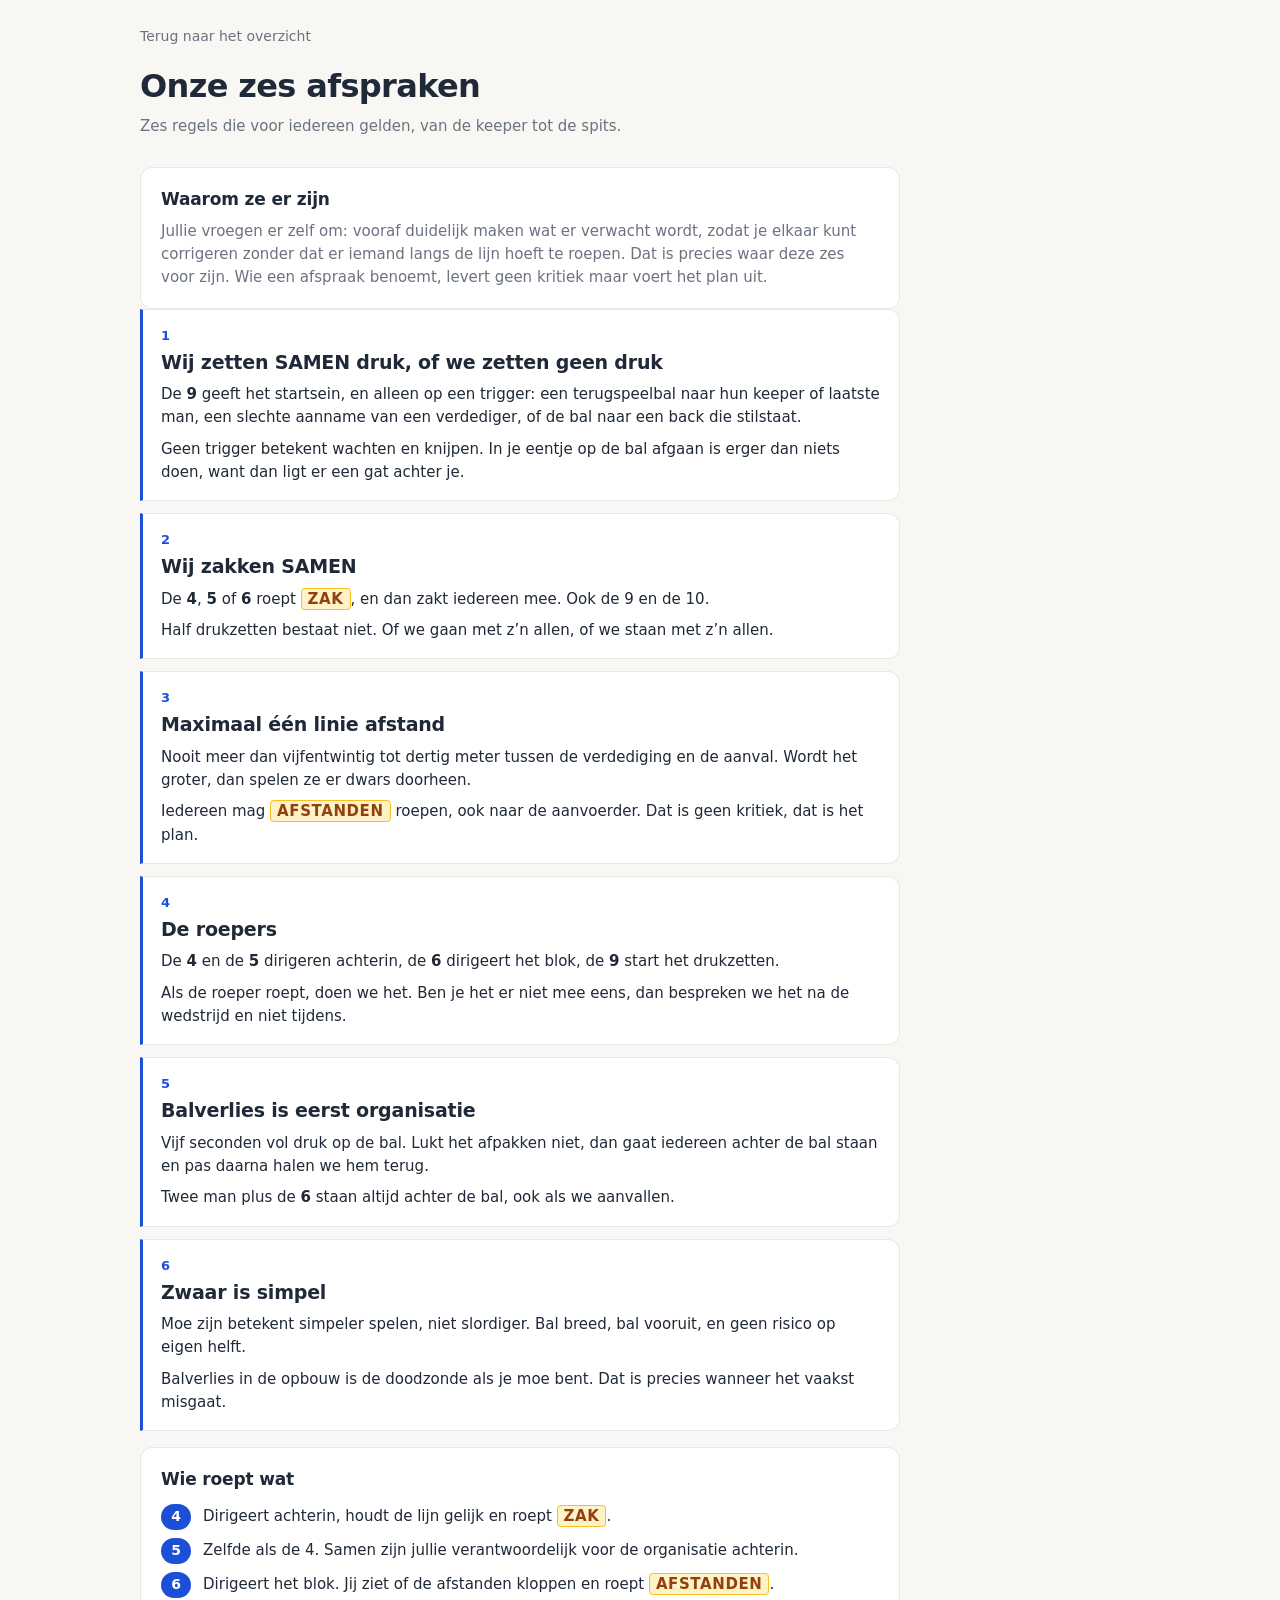
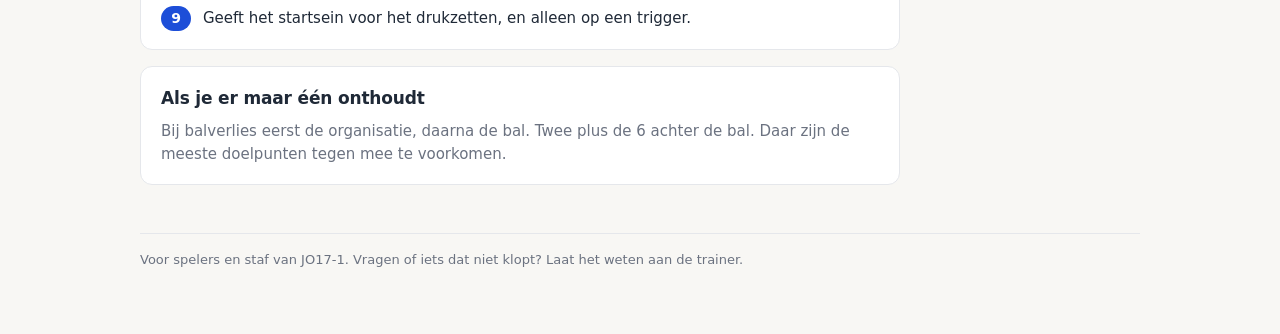
<file: teamafspraken.html>
<!DOCTYPE html>
<html lang="nl">
<head>
<meta charset="utf-8">
<meta name="viewport" content="width=device-width, initial-scale=1">
<meta name="robots" content="noindex, nofollow">
<title>Teamafspraken &middot; ABS JO17-1</title>
<link rel="stylesheet" href="assets/site.css">
</head>
<body>
<div class="wrap">
  <a class="terug" href="index.html">Terug naar het overzicht</a>
  <h1>Onze zes afspraken</h1>
  <p class="sub">Zes regels die voor iedereen gelden, van de keeper tot de spits.</p>

  <div class="blok">
    <h2>Waarom ze er zijn</h2>
    <p>Jullie vroegen er zelf om: vooraf duidelijk maken wat er verwacht wordt, zodat je elkaar kunt corrigeren zonder dat er iemand langs de lijn hoeft te roepen. Dat is precies waar deze zes voor zijn. Wie een afspraak benoemt, levert geen kritiek maar voert het plan uit.</p>
  </div>

  <ol class="afspraken">
    <li>
      <h2>Wij zetten SAMEN druk, of we zetten geen druk</h2>
      <p>De <strong>9</strong> geeft het startsein, en alleen op een trigger: een terugspeelbal naar hun keeper of laatste man, een slechte aanname van een verdediger, of de bal naar een back die stilstaat.</p>
      <p>Geen trigger betekent wachten en knijpen. In je eentje op de bal afgaan is erger dan niets doen, want dan ligt er een gat achter je.</p>
    </li>
    <li>
      <h2>Wij zakken SAMEN</h2>
      <p>De <strong>4</strong>, <strong>5</strong> of <strong>6</strong> roept <span class="roepwoord">ZAK</span>, en dan zakt iedereen mee. Ook de 9 en de 10.</p>
      <p>Half drukzetten bestaat niet. Of we gaan met z&rsquo;n allen, of we staan met z&rsquo;n allen.</p>
    </li>
    <li>
      <h2>Maximaal &eacute;&eacute;n linie afstand</h2>
      <p>Nooit meer dan vijfentwintig tot dertig meter tussen de verdediging en de aanval. Wordt het groter, dan spelen ze er dwars doorheen.</p>
      <p>Iedereen mag <span class="roepwoord">AFSTANDEN</span> roepen, ook naar de aanvoerder. Dat is geen kritiek, dat is het plan.</p>
    </li>
    <li>
      <h2>De roepers</h2>
      <p>De <strong>4</strong> en de <strong>5</strong> dirigeren achterin, de <strong>6</strong> dirigeert het blok, de <strong>9</strong> start het drukzetten.</p>
      <p>Als de roeper roept, doen we het. Ben je het er niet mee eens, dan bespreken we het na de wedstrijd en niet tijdens.</p>
    </li>
    <li>
      <h2>Balverlies is eerst organisatie</h2>
      <p>Vijf seconden vol druk op de bal. Lukt het afpakken niet, dan gaat iedereen achter de bal staan en pas daarna halen we hem terug.</p>
      <p>Twee man plus de <strong>6</strong> staan altijd achter de bal, ook als we aanvallen.</p>
    </li>
    <li>
      <h2>Zwaar is simpel</h2>
      <p>Moe zijn betekent simpeler spelen, niet slordiger. Bal breed, bal vooruit, en geen risico op eigen helft.</p>
      <p>Balverlies in de opbouw is de doodzonde als je moe bent. Dat is precies wanneer het vaakst misgaat.</p>
    </li>
  </ol>

  <div class="roepers">
    <h2>Wie roept wat</h2>
    <dl>
      <dt>4</dt><dd>Dirigeert achterin, houdt de lijn gelijk en roept <span class="roepwoord">ZAK</span>.</dd>
      <dt>5</dt><dd>Zelfde als de 4. Samen zijn jullie verantwoordelijk voor de organisatie achterin.</dd>
      <dt>6</dt><dd>Dirigeert het blok. Jij ziet of de afstanden kloppen en roept <span class="roepwoord">AFSTANDEN</span>.</dd>
      <dt>9</dt><dd>Geeft het startsein voor het drukzetten, en alleen op een trigger.</dd>
    </dl>
  </div>

  <div class="blok">
    <h2>Als je er maar &eacute;&eacute;n onthoudt</h2>
    <p>Bij balverlies eerst de organisatie, daarna de bal. Twee plus de 6 achter de bal. Daar zijn de meeste doelpunten tegen mee te voorkomen.</p>
  </div>

  <footer>
    Voor spelers en staf van JO17-1. Vragen of iets dat niet klopt? Laat het weten aan de trainer.
  </footer>
</div>
</body>
</html>
</file>
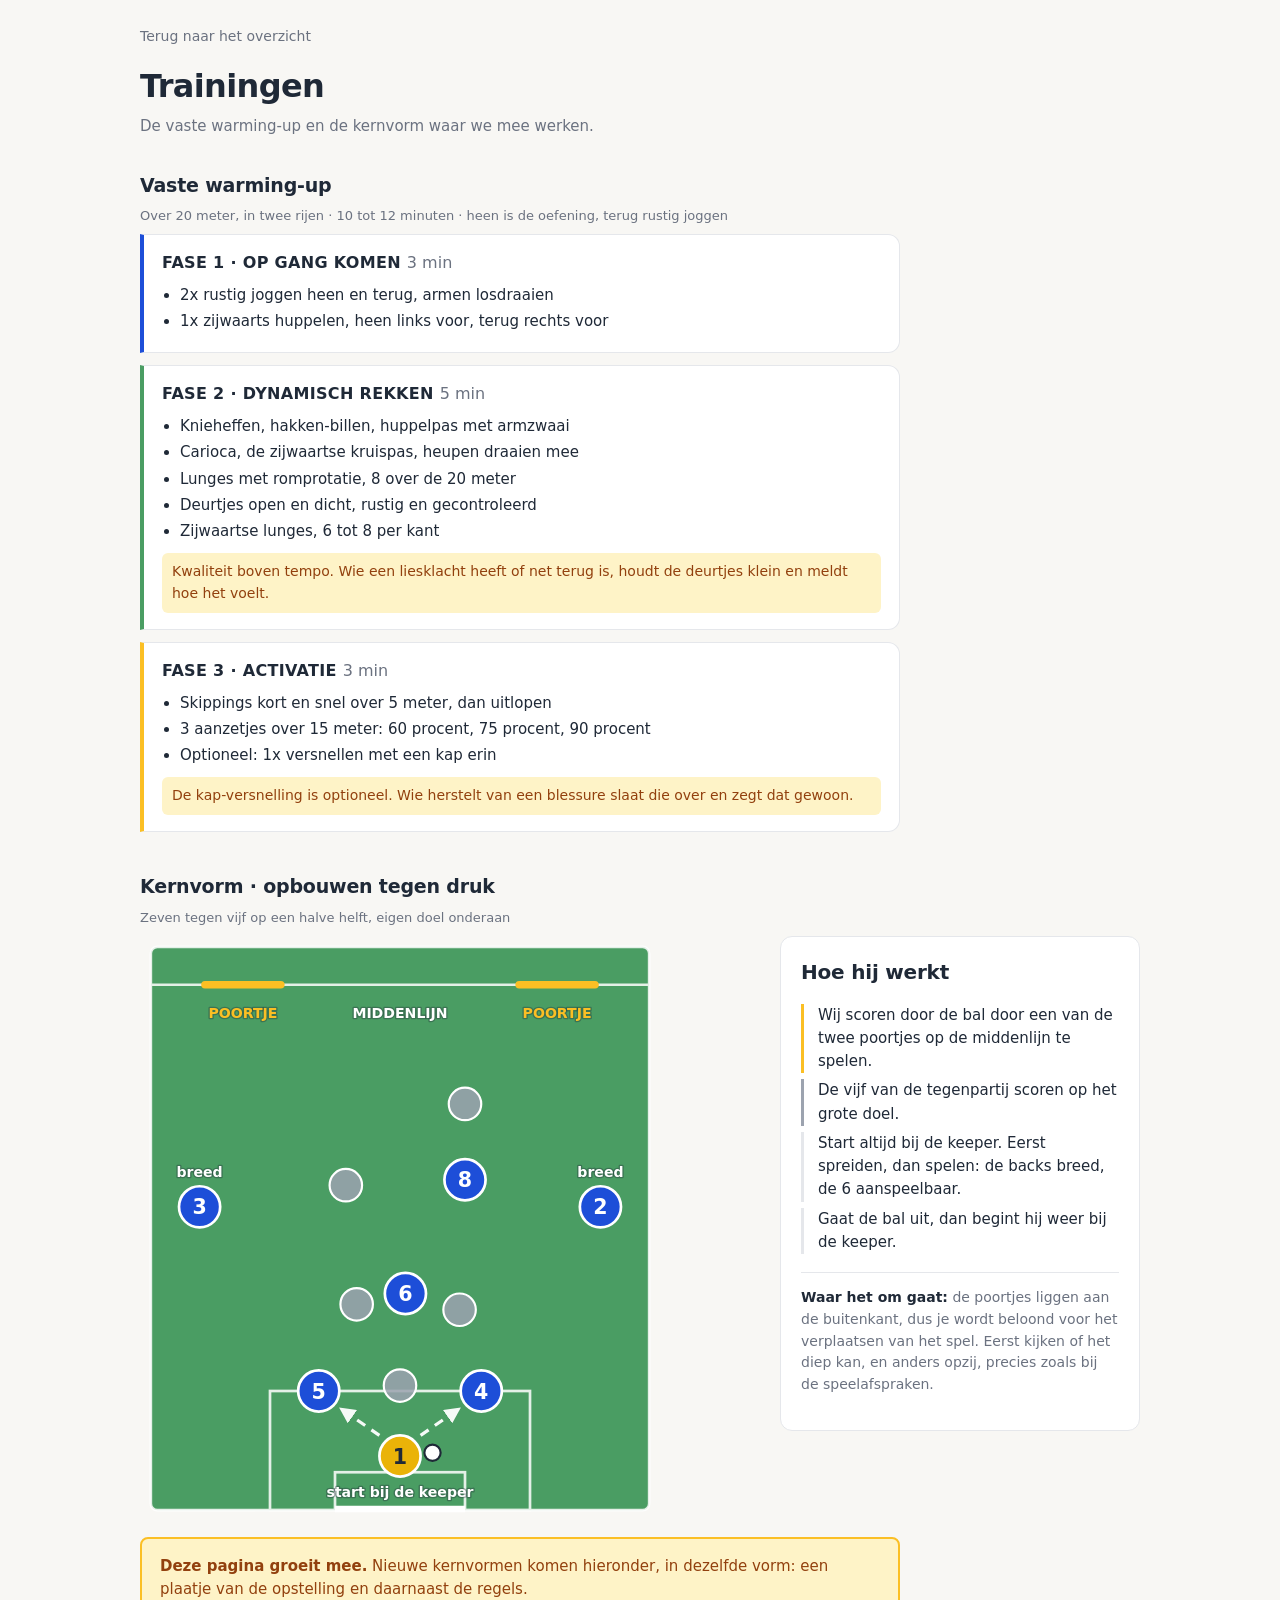
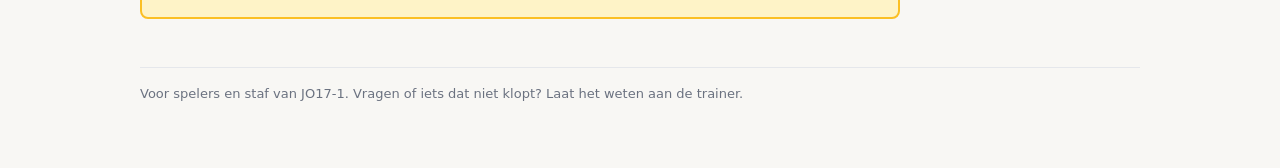
<file: trainingen.html>
<!DOCTYPE html>
<html lang="nl">
<head>
<meta charset="utf-8">
<meta name="viewport" content="width=device-width, initial-scale=1">
<meta name="robots" content="noindex, nofollow">
<title>Trainingen &middot; ABS JO17-1</title>
<link rel="stylesheet" href="assets/site.css">
</head>
<body>
<div class="wrap">
  <a class="terug" href="index.html">Terug naar het overzicht</a>
  <h1>Trainingen</h1>
  <p class="sub">De vaste warming-up en de kernvorm waar we mee werken.</p>

  <h2 style="margin-top:32px">Vaste warming-up</h2>
  <p class="kop">Over 20 meter, in twee rijen &middot; 10 tot 12 minuten &middot; heen is de oefening, terug rustig joggen</p>

  <div class="fase">
    <h3>Fase 1 &middot; op gang komen <span class="duur">3 min</span></h3>
    <ul>
      <li>2x rustig joggen heen en terug, armen losdraaien</li>
      <li>1x zijwaarts huppelen, heen links voor, terug rechts voor</li>
    </ul>
  </div>

  <div class="fase rekken">
    <h3>Fase 2 &middot; dynamisch rekken <span class="duur">5 min</span></h3>
    <ul>
      <li>Knieheffen, hakken-billen, huppelpas met armzwaai</li>
      <li>Carioca, de zijwaartse kruispas, heupen draaien mee</li>
      <li>Lunges met romprotatie, 8 over de 20 meter</li>
      <li>Deurtjes open en dicht, rustig en gecontroleerd</li>
      <li>Zijwaartse lunges, 6 tot 8 per kant</li>
    </ul>
    <p class="let">Kwaliteit boven tempo. Wie een liesklacht heeft of net terug is, houdt de deurtjes klein en meldt hoe het voelt.</p>
  </div>

  <div class="fase activatie">
    <h3>Fase 3 &middot; activatie <span class="duur">3 min</span></h3>
    <ul>
      <li>Skippings kort en snel over 5 meter, dan uitlopen</li>
      <li>3 aanzetjes over 15 meter: 60 procent, 75 procent, 90 procent</li>
      <li>Optioneel: 1x versnellen met een kap erin</li>
    </ul>
    <p class="let">De kap-versnelling is optioneel. Wie herstelt van een blessure slaat die over en zegt dat gewoon.</p>
  </div>

  <h2 style="margin-top:40px">Kernvorm &middot; opbouwen tegen druk</h2>
  <p class="kop">Zeven tegen vijf op een halve helft, eigen doel onderaan</p>

  <div class="veldlayout">
    <div class="veldhouder vorm">
      <svg viewBox="0 0 480 540" xmlns="http://www.w3.org/2000/svg" aria-label="Kernvorm opbouwen tegen druk">
        <defs>
          <marker id="puntpass" viewBox="0 0 10 10" refX="9" refY="5" markerWidth="5" markerHeight="5" orient="auto-start-reverse">
            <path d="M0 0 L10 5 L0 10 z" fill="#ffffff"/>
          </marker>
        </defs>

        <rect x="10" y="10" width="460" height="520" rx="6" fill="#4a9d63"/>
        <g stroke="#ffffff" stroke-width="2.5" fill="none" opacity=".85">
          <rect x="10" y="10" width="460" height="520" rx="6"/>
          <line x1="10" y1="45" x2="470" y2="45"/>
          <rect x="120" y="420" width="240" height="110"/>
          <rect x="180" y="495" width="120" height="35"/>
        </g>
        <line x1="180" y1="529" x2="300" y2="529" stroke="#ffffff" stroke-width="6"/>

        <!-- de twee poortjes op de middenlijn -->
        <g stroke="#fbbf24" stroke-width="7" stroke-linecap="round">
          <line x1="60" y1="45" x2="130" y2="45"/>
          <line x1="350" y1="45" x2="420" y2="45"/>
        </g>
        <text class="merk poort" x="95" y="76">POORTJE</text>
        <text class="merk poort" x="385" y="76">POORTJE</text>
        <text class="merk" x="240" y="76">MIDDENLIJN</text>

        <!-- de eerste twee ballen vanaf de keeper -->
        <g class="pass" stroke="#fff" stroke-width="3" stroke-dasharray="9 7" fill="none" opacity=".95" marker-end="url(#puntpass)">
          <line x1="221" y1="461" x2="185" y2="436"/>
          <line x1="259" y1="461" x2="295" y2="436"/>
        </g>

        <!-- tegenstanders, vijf man -->
        <g fill="#9ca3af" fill-opacity=".85" stroke="#fff" stroke-width="2">
          <circle cx="240" cy="415" r="15"/>
          <circle cx="200" cy="340" r="15"/>
          <circle cx="295" cy="345" r="15"/>
          <circle cx="190" cy="230" r="15"/>
          <circle cx="300" cy="155" r="15"/>
        </g>

        <!-- eigen spelers -->
        <g stroke="#fff" stroke-width="2.5" font-size="19" font-weight="700" text-anchor="middle">
          <circle cx="240" cy="480" r="19" fill="#eab308"/>
          <text x="240" y="487" fill="#1f2937" stroke="none">1</text>
          <circle cx="165" cy="420" r="19" fill="#1d4ed8"/>
          <text x="165" y="427" fill="#fff" stroke="none">5</text>
          <circle cx="315" cy="420" r="19" fill="#1d4ed8"/>
          <text x="315" y="427" fill="#fff" stroke="none">4</text>
          <circle cx="245" cy="330" r="19" fill="#1d4ed8"/>
          <text x="245" y="337" fill="#fff" stroke="none">6</text>
          <circle cx="55" cy="250" r="19" fill="#1d4ed8"/>
          <text x="55" y="257" fill="#fff" stroke="none">3</text>
          <circle cx="425" cy="250" r="19" fill="#1d4ed8"/>
          <text x="425" y="257" fill="#fff" stroke="none">2</text>
          <circle cx="300" cy="225" r="19" fill="#1d4ed8"/>
          <text x="300" y="232" fill="#fff" stroke="none">8</text>
        </g>

        <circle cx="270" cy="477" r="7.5" fill="#fff" stroke="#1f2937" stroke-width="2"/>
        <text class="merk" x="240" y="518">start bij de keeper</text>
        <text class="merk" x="55" y="222">breed</text>
        <text class="merk" x="425" y="222">breed</text>
      </svg>
    </div>

    <div class="taken">
      <h2>Hoe hij werkt</h2>
      <ul class="regels-vorm">
        <li class="geel">Wij scoren door de bal door een van de twee poortjes op de middenlijn te spelen.</li>
        <li class="grijs">De vijf van de tegenpartij scoren op het grote doel.</li>
        <li>Start altijd bij de keeper. Eerst spreiden, dan spelen: de backs breed, de 6 aanspeelbaar.</li>
        <li>Gaat de bal uit, dan begint hij weer bij de keeper.</li>
      </ul>
      <p class="rest"><strong>Waar het om gaat:</strong> de poortjes liggen aan de buitenkant, dus je wordt beloond voor het verplaatsen van het spel. Eerst kijken of het diep kan, en anders opzij, precies zoals bij de speelafspraken.</p>
    </div>
  </div>

  <div class="tebepalen">
    <strong>Deze pagina groeit mee.</strong> Nieuwe kernvormen komen hieronder, in dezelfde vorm: een plaatje van de opstelling en daarnaast de regels.
  </div>

  <footer>
    Voor spelers en staf van JO17-1. Vragen of iets dat niet klopt? Laat het weten aan de trainer.
  </footer>
</div>
</body>
</html>
</file>
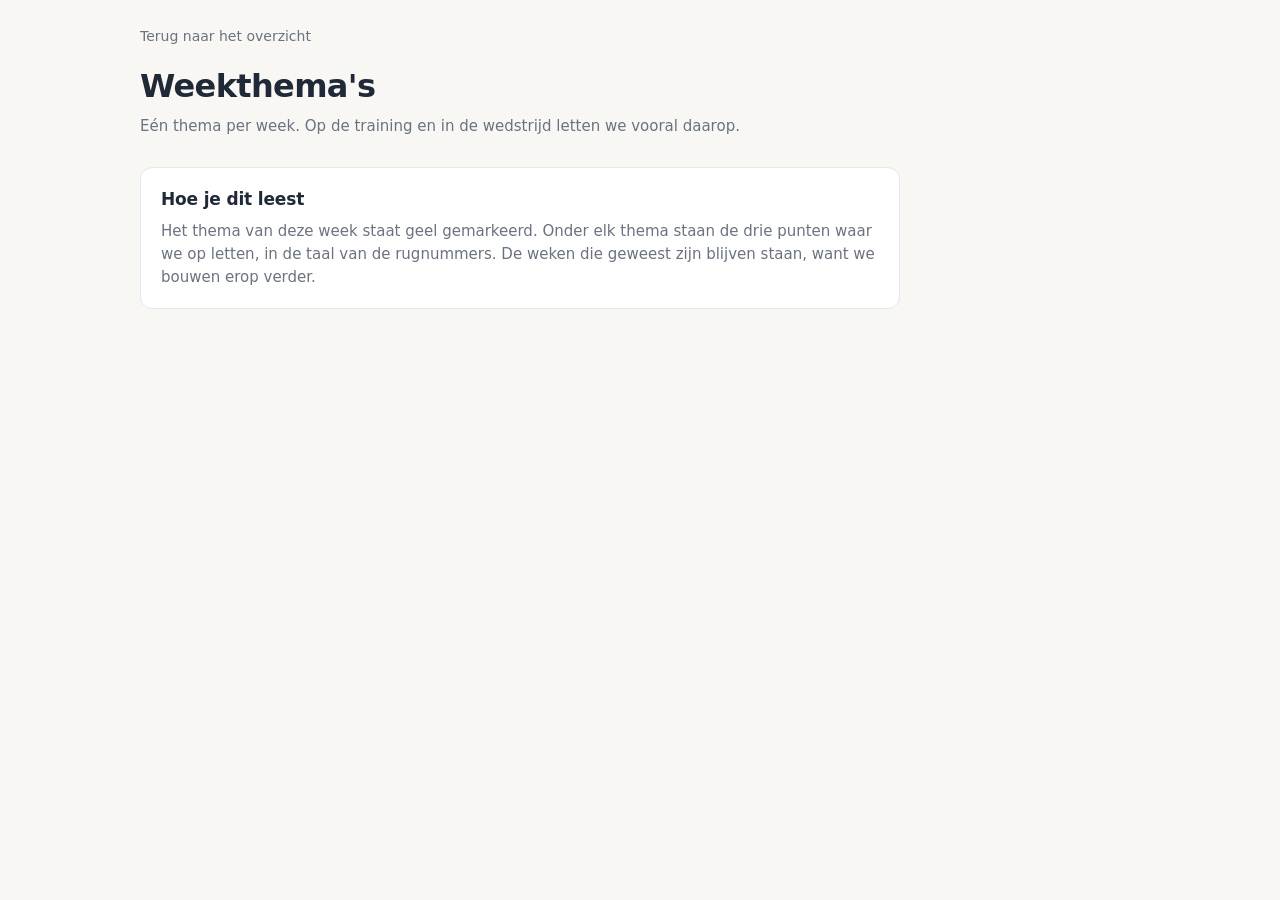
<file: weekthemas.html>
<!DOCTYPE html>
<html lang="nl">
<head>
<meta charset="utf-8">
<meta name="viewport" content="width=device-width, initial-scale=1">
<meta name="robots" content="noindex, nofollow">
<title>Weekthema's &middot; ABS JO17-1</title>
<link rel="stylesheet" href="assets/site.css">
</head>
<body>
<div class="wrap">
  <a class="terug" href="index.html">Terug naar het overzicht</a>
  <h1>Weekthema's</h1>
  <p class="sub">Eén thema per week. Op de training en in de wedstrijd letten we vooral daarop.</p>

  <div class="blok">
    <h2>Hoe je dit leest</h2>
    <p>Het thema van deze week staat geel gemarkeerd. Onder elk thema staan de drie punten waar we op letten, in de taal van de rugnummers. De weken die geweest zijn blijven staan, want we bouwen erop verder.</p>
  </div>

  <!--
    NIEUWE WEEK TOEVOEGEN
    Kopieer het blok hieronder, zet het bovenaan de lijst, en pas de tekst aan.
    Haal "nu" weg bij de oude week en zet het bij de nieuwe.
    Een week die geweest is krijgt class="week gehad".

    <article class="week gehad">
      <p class="wanneer">Week 1, 1 tot 6 september</p>
      <h2>Eerst kijken of het diep kan</h2>
      <p class="linie">Verdediging en middenveld</p>
      <ul>
        <li>De 4 en de 5 kijken bij elke bal eerst naar voren, pas daarna opzij.</li>
        <li>De 6 staat altijd aanspeelbaar achter de bal, niet ernaast.</li>
        <li>De 9 en de 10 wisselen kort en diep af, zodat er altijd twee opties zijn.</li>
      </ul>
    </article>

    <article class="week gehad">
      <p class="wanneer">Week 2, 8 tot 13 september</p>
      <h2>Hard aanspelen, samen zakken</h2>
      <p class="linie">Techniek en organisatie</p>
      <ul>
        <li>Hard over de grond, op de verste voet, en half open staan v&oacute;&oacute;rdat de bal komt.</li>
        <li>Bij balverlies eerst de organisatie: twee plus de 6 achter de bal, daarna de bal.</li>
        <li>De back aan de balzijde hoog, de andere zakt in als vierde man. Nooit samen mee.</li>
      </ul>
      <a class="naar" href="speelafspraken.html">Bekijk dit bij balverlies op de tactiekplaat</a>
    </article>

    <article class="week nu">
      <p class="wanneer">Week 3, 15 tot 20 september</p>
      <h2>Taken per positie, en de val bij hun uittrap</h2>
      <p class="linie">Het hele elftal</p>
      <ul>
        <li>Iedereen weet zonder nadenken waar hij hoort te staan als de bal ergens ligt.</li>
        <li>Bij hun uittrap verdelen de 9 en de 10 hun twee centrale verdedigers.</li>
        <li>Wie het dichtst bij staat perst, geen overleg. De ander sluit de terugspeelbal.</li>
      </ul>
      <a class="naar" href="speelafspraken.html">Bekijk de pressingval bij hun uittrap</a>
    </article>

    <article class="week">
      <p class="wanneer">Week 4, 22 tot 27 september</p>
      <h2>Drukzetten op hun helft</h2>
      <p class="linie">Voorhoede en middenveld</p>
      <ul>
        <li>We zetten pas druk op een trigger, en de 9 geeft het startsein.</li>
        <li>Hoog veroveren levert meer op dan terugzakken.</li>
        <li>Geen trigger? Dan wachten en knijpen. Half drukzetten bestaat niet.</li>
      </ul>
    </article>
  </div>

  <footer>
    Voor spelers en staf van JO17-1. Vragen of iets dat niet klopt? Laat het weten aan de trainer.
  </footer>
</div>
</body>
</html>
</file>
<file: assets/site.css>
:root{
  --papier:#f8f7f4;
  --paneel:#ffffff;
  --rand:#e5e7eb;
  --veld:#4a9d63;
  --lijn:rgba(255,255,255,.85);
  --tekst:#1f2937;
  --gedempt:#6b7280;
  --speler:#1d4ed8;
  --keeper:#eab308;
  --tegenstander:#9ca3af;
  --accent:#fbbf24;
  --accent-vlak:#fef3c7;
  --accent-tekst:#92400e;
}
*{box-sizing:border-box}
body{
  margin:0;
  padding:24px 16px 64px;
  background:var(--papier);
  color:var(--tekst);
  font-family:system-ui,-apple-system,"Segoe UI",Roboto,Helvetica,Arial,sans-serif;
  line-height:1.55;
}
.wrap{max-width:1000px;margin:0 auto}
a{color:var(--speler)}
h1{font-size:clamp(26px,6vw,32px);letter-spacing:-.02em;font-weight:800;margin:0 0 4px}
h2{font-size:19px;margin:0 0 6px;letter-spacing:-.01em}
.sub{color:var(--gedempt);margin:0 0 28px;font-size:15px}
.kaarten{display:grid;gap:12px;max-width:760px}
.kaart{
  display:block;
  background:var(--paneel);
  border:1px solid var(--rand);
  border-radius:12px;
  padding:18px 20px;
  text-decoration:none;
  color:var(--tekst);
}
.kaart:hover{border-color:var(--speler)}
.kaart h2{color:var(--speler)}
.kaart p{margin:0;color:var(--gedempt);font-size:15px}
.kaart.leeg{opacity:.6}
.terug{display:inline-block;margin-bottom:14px;color:var(--gedempt);font-size:14px;text-decoration:none}
.terug:hover{color:var(--speler)}
footer{margin-top:48px;color:var(--gedempt);font-size:13px;border-top:1px solid var(--rand);padding-top:16px}

/* tabbladen, zelfde vorm als op de speelafsprakenpagina */
.tabs{display:flex;gap:8px;margin:0 0 16px;flex-wrap:wrap}
.tab{
  background:var(--paneel);
  color:var(--tekst);
  border:1px solid var(--rand);
  border-radius:999px;
  padding:9px 18px;
  font-size:15px;
  font-weight:600;
  cursor:pointer;
  font-family:inherit;
}
.tab[aria-selected="true"]{background:var(--speler);border-color:var(--speler);color:#fff}
.tab:focus-visible{outline:3px solid var(--accent);outline-offset:2px}

/* veld plus takenlijst naast elkaar op een groot scherm, gestapeld op de telefoon */
.veldlayout{display:grid;grid-template-columns:minmax(0,1fr) minmax(0,360px);gap:24px;align-items:start}
@media (max-width:820px){.veldlayout{grid-template-columns:1fr}}
.veldhouder{max-width:520px}
.veldhouder svg{width:100%;height:auto;display:block}
.speler circle{stroke:#fff;stroke-width:2.5}
.speler text{font-weight:700;font-size:19px;text-anchor:middle;fill:#fff;pointer-events:none}
.speler.keeper circle{fill:var(--keeper)}
.speler.keeper text{fill:var(--tekst)}
.speler.tegen circle{fill:var(--tegenstander);fill-opacity:.85}
.kop{font-size:13px;color:var(--gedempt);margin:0 0 8px}

/* taken per rugnummer */
.taken{background:var(--paneel);border:1px solid var(--rand);border-radius:12px;padding:20px}
.taken h2{font-size:20px;margin:0 0 16px;color:var(--tekst)}
.taken dl{margin:0;display:grid;grid-template-columns:auto minmax(0,1fr);gap:10px 12px;align-items:baseline}
.taken dt{
  background:var(--speler);color:#fff;font-weight:700;font-size:14px;
  border-radius:999px;min-width:30px;padding:2px 8px;text-align:center;
}
.taken dt.keeper{background:var(--keeper);color:var(--tekst)}
.taken dd{margin:0;font-size:15px;color:var(--tekst)}
.taken .rest{border-top:1px solid var(--rand);margin-top:18px;padding-top:14px;font-size:14px;color:var(--gedempt)}
.taken .rest strong{color:var(--tekst);font-weight:700}

/* losse tekstblokken */
.blok{background:var(--paneel);border:1px solid var(--rand);border-radius:12px;padding:18px 20px;margin-top:16px;max-width:760px}
.blok h2{font-size:17px;margin:0 0 8px}
.blok p{margin:0 0 8px;font-size:15px;color:var(--gedempt)}
.blok p:last-child{margin-bottom:0}
.tebepalen{
  margin-top:16px;padding:16px 18px;background:var(--accent-vlak);
  border:2px solid var(--accent);border-radius:8px;font-size:15px;color:var(--accent-tekst);max-width:760px;
}
.tebepalen strong{color:var(--accent-tekst)}

/* weekthema's */
.weken{display:grid;gap:12px;margin:0;max-width:760px}
.week{
  background:var(--paneel);border:1px solid var(--rand);
  border-left:3px solid var(--rand);
  border-radius:0 12px 12px 0;padding:16px 18px;
}
.week.nu{border-left-color:var(--accent);background:var(--accent-vlak);border-color:var(--accent)}
.week.gehad{opacity:.65}
.week .wanneer{font-size:12px;text-transform:uppercase;letter-spacing:.06em;color:var(--gedempt);margin:0 0 4px}
.week.nu .wanneer{color:var(--accent-tekst)}
.week h2{font-size:18px;margin:0 0 4px}
.week .linie{font-size:13px;color:var(--speler);font-weight:700;margin:0 0 10px}
.week ul{margin:0;padding-left:18px;font-size:15px;color:var(--tekst)}
.week ul li{margin-bottom:4px}
.week .naar{display:inline-block;margin-top:10px;font-size:14px}

/* trainingen */
.fase{
  background:var(--paneel);border:1px solid var(--rand);
  border-left:4px solid var(--speler);border-radius:0 12px 12px 0;
  padding:16px 18px;margin-bottom:12px;max-width:760px;
}
.fase.rekken{border-left-color:var(--veld)}
.fase.activatie{border-left-color:var(--accent)}
.fase h3{font-size:16px;margin:0 0 8px;text-transform:uppercase;letter-spacing:.02em}
.fase .duur{color:var(--gedempt);font-weight:400;text-transform:none;letter-spacing:0}
.fase ul{margin:0;padding-left:18px;font-size:15px}
.fase ul li{margin-bottom:3px}
.fase .let{margin:10px 0 0;font-size:14px;color:var(--accent-tekst);background:var(--accent-vlak);
  border-radius:6px;padding:8px 10px}
.regels-vorm{margin:0;padding:0;list-style:none;font-size:15px}
.regels-vorm li{margin-bottom:6px;padding-left:14px;border-left:3px solid var(--rand)}
.regels-vorm li.geel{border-left-color:var(--accent)}
.regels-vorm li.grijs{border-left-color:var(--tegenstander)}
.vorm text.merk{font-size:13px;font-weight:700;fill:#fff;
  paint-order:stroke fill;stroke:rgba(31,41,55,.35);stroke-width:2.5;stroke-linejoin:round;text-anchor:middle}
.vorm text.poort{fill:var(--accent)}

/* tekstjes op het gras, zelfde stijl als op de tactiekplaat */
.aanwijzing{
  font-size:13px;font-weight:700;fill:#fff;
  paint-order:stroke fill;stroke:rgba(31,41,55,.35);stroke-width:2.5;stroke-linejoin:round;
}

/* de zes teamafspraken */
.afspraken{
  list-style:none;margin:0;padding:0;max-width:760px;
  display:flex;flex-direction:column;gap:12px;counter-reset:afspraak;
}
.afspraken > li{
  counter-increment:afspraak;
  background:var(--paneel);border:1px solid var(--rand);
  border-left:3px solid var(--speler);border-radius:0 12px 12px 0;
  padding:16px 18px;
}
.afspraken > li::before{
  content:counter(afspraak);
  font-weight:800;font-size:13px;color:var(--speler);
  letter-spacing:.08em;display:block;margin-bottom:2px;
}
.afspraken h2{font-size:19px;margin:0 0 6px;color:var(--tekst)}
.afspraken p{margin:0 0 8px;font-size:15px}
.afspraken p:last-child{margin-bottom:0}
.roepwoord{
  background:var(--accent-vlak);color:var(--accent-tekst);
  border:1px solid var(--accent);border-radius:4px;
  font-weight:800;letter-spacing:.04em;padding:1px 6px;white-space:nowrap;
}
.roepers{
  background:var(--paneel);border:1px solid var(--rand);border-radius:12px;
  padding:18px 20px;margin-top:16px;max-width:760px;
}
.roepers h2{font-size:17px;margin:0 0 12px}
.roepers dl{margin:0;display:grid;grid-template-columns:auto minmax(0,1fr);gap:8px 12px;align-items:baseline}
.roepers dt{
  background:var(--speler);color:#fff;font-weight:700;font-size:14px;
  border-radius:999px;min-width:30px;padding:2px 8px;text-align:center;
}
.roepers dd{margin:0;font-size:15px}
</file>
